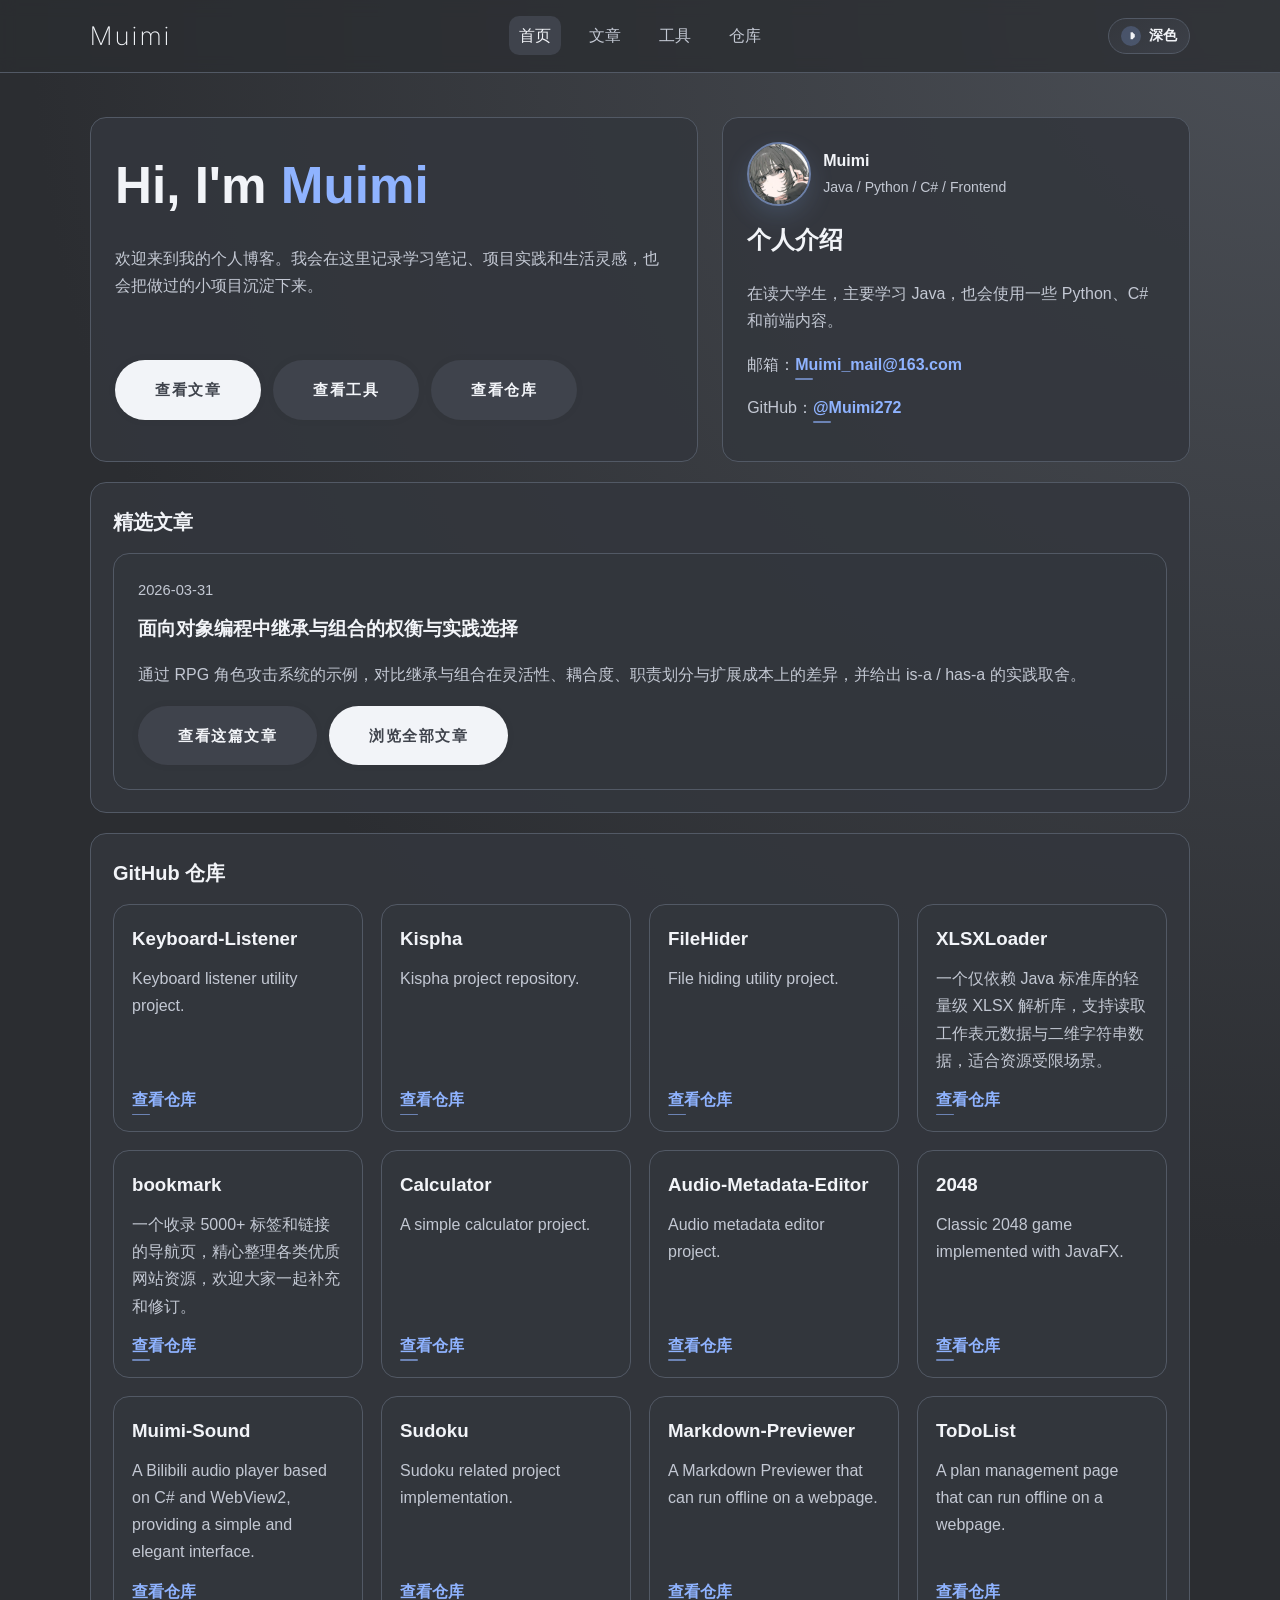
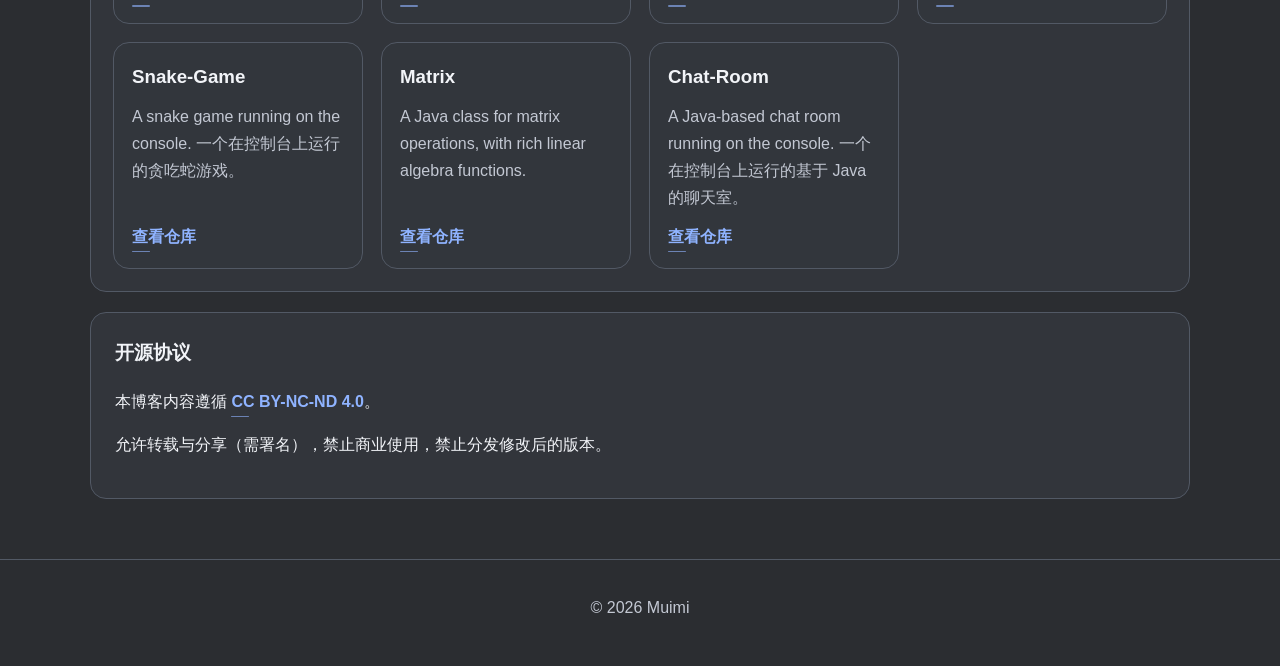
<file: index.html>
<!DOCTYPE html>
<html lang="zh-CN">
<head>
  <meta charset="UTF-8" />
  <meta name="viewport" content="width=device-width, initial-scale=1.0" />
  <title>Muimi | 个人博客</title>
  <meta name="description" content="Muimi 的个人博客，记录 Java、Python、C# 与前端学习笔记、项目实践和生活灵感。" />
  <meta name="keywords" content="Muimi, 个人博客, Java, Python, C#, 前端, 学习笔记, 项目实践" />
  <meta name="author" content="Muimi" />
  <meta name="robots" content="index, follow, max-image-preview:large, max-snippet:-1, max-video-preview:-1" />
  <meta name="googlebot" content="index, follow, max-image-preview:large, max-snippet:-1, max-video-preview:-1" />
  <link rel="canonical" href="https://muimi.club/" />
  <link rel="icon" href="assets/favicon.svg" type="image/svg+xml" sizes="any" />
  <link rel="apple-touch-icon" href="assets/favicon.svg" />
  <meta property="og:type" content="website" />
  <meta property="og:site_name" content="Muimi" />
  <meta property="og:title" content="Muimi | 个人博客" />
  <meta property="og:description" content="Muimi 的个人博客，记录 Java、Python、C# 与前端学习笔记、项目实践和生活灵感。" />
  <meta property="og:url" content="https://muimi.club/" />
  <meta property="og:image" content="https://muimi.club/assets/og-image.svg" />
  <meta property="og:image:type" content="image/svg+xml" />
  <meta property="og:image:width" content="1200" />
  <meta property="og:image:height" content="630" />
  <meta property="og:locale" content="zh_CN" />
  <meta name="twitter:card" content="summary_large_image" />
  <meta name="twitter:title" content="Muimi | 个人博客" />
  <meta name="twitter:description" content="Muimi 的个人博客，记录 Java、Python、C# 与前端学习笔记、项目实践和生活灵感。" />
  <meta name="twitter:image" content="https://muimi.club/assets/og-image.svg" />
  <script type="application/ld+json" id="structuredData">
    {
      "@context": "https://schema.org",
      "@type": "WebSite",
      "name": "Muimi",
      "url": "https://muimi.club/",
      "description": "Muimi 的个人博客，记录 Java、Python、C# 与前端学习笔记、项目实践和生活灵感。",
      "inLanguage": "zh-CN",
      "publisher": {
        "@type": "Person",
        "name": "Muimi",
        "url": "https://muimi.club/",
        "sameAs": ["https://github.com/Muimi272"],
        "email": "Muimi_mail@163.com"
      }
    }
  </script>
  <link rel="stylesheet" href="assets/styles.css" />
  <link rel="stylesheet" href="assets/logo/logo-effect.css" />
</head>
<body>
  <header class="site-header">
    <div class="container nav-wrap">
      <a class="logo-title" id="logoTitle" href="index.html">Muimi</a>
      <nav class="site-nav">
        <a class="active" href="index.html">首页</a>
        <a href="posts.html">文章</a>
        <a href="tools.html">工具</a>
        <a href="repos.html">仓库</a>
      </nav>
      <button id="themeToggle" class="theme-toggle" aria-label="切换主题">
        <span class="theme-icon" aria-hidden="true">🌙</span>
        <span class="theme-text">深色</span>
      </button>
    </div>
  </header>

  <main class="container page-content">
    <section class="hero">
      <div class="hero-main">
        <h1>Hi, I'm <span class="highlight">Muimi</span></h1>
        <p>欢迎来到我的个人博客。我会在这里记录学习笔记、项目实践和生活灵感，也会把做过的小项目沉淀下来。</p>
        <br>
        <div class="button-row">
          <a class="btn btn-primary" href="posts.html">查看文章</a>
          <a class="btn btn-secondary" href="tools.html">查看工具</a>
          <a class="btn btn-secondary" href="repos.html">查看仓库</a>
        </div>
      </div>

      <aside class="hero-side">
        <div class="profile-head">
          <img class="avatar" src="resources/pic.jpg" alt="Muimi 头像" />
          <div>
            <strong>Muimi</strong>
            <p>Java / Python / C# / Frontend</p>
          </div>
        </div>
        <h2>个人介绍</h2>
        <p>在读大学生，主要学习 Java，也会使用一些 Python、C# 和前端内容。</p>
        <p>邮箱：<a class="card-link" href="mailto:Muimi_mail@163.com">Muimi_mail@163.com</a></p>
        <p>GitHub：<a class="card-link" href="https://github.com/Muimi272" target="_blank" rel="noopener noreferrer">@Muimi272</a></p>
      </aside>
    </section>

    <section class="home-block" style="margin-top: 20px;">
      <div class="home-block-head">
        <h2>精选文章</h2>
      </div>
      <div id="homeFeaturedPost"></div>
    </section>

    <section class="home-block" style="margin-top: 20px;">
      <div class="home-block-head">
        <h2>GitHub 仓库</h2>
      </div>
      <div id="homeRepoList" class="grid home-repo-grid"></div>
    </section>

    <section class="quick-add" style="margin-top: 20px;">
      <h3>开源协议</h3>
      <p>本博客内容遵循 <a class="card-link" href="LICENSE" target="_blank" rel="noopener noreferrer">CC BY-NC-ND 4.0</a>。</p>
      <p>允许转载与分享（需署名），禁止商业使用，禁止分发修改后的版本。</p>
    </section>
  </main>

  <footer class="site-footer">
    <div class="container">
      <p>© 2026 Muimi</p>
    </div>
  </footer>

  <script src="assets/data.js"></script>
  <script src="assets/logo/logo-effect.js"></script>
  <script src="assets/main.js"></script>
</body>
</html>
</file>
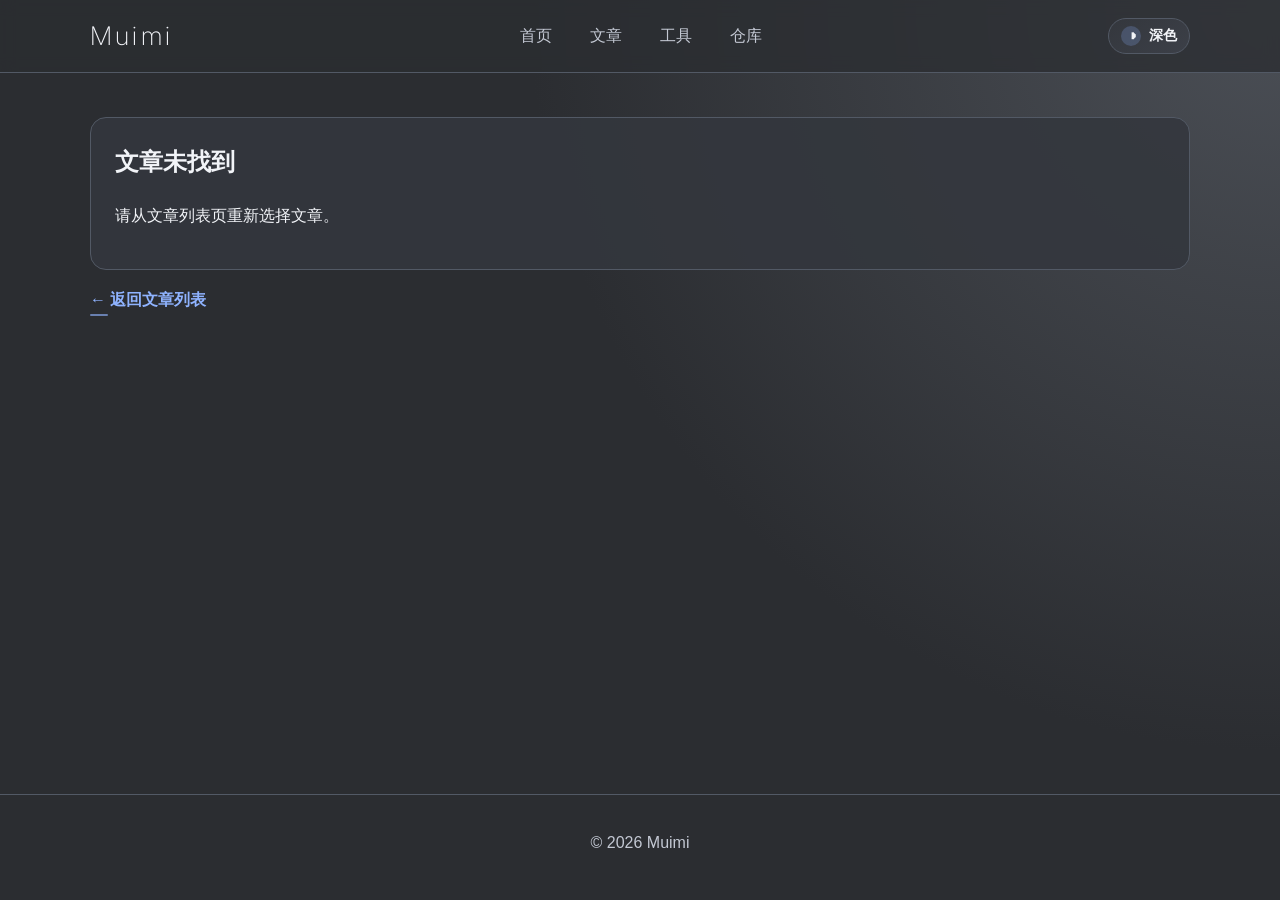
<file: post.html>
<!DOCTYPE html>
<html lang="zh-CN">
<head>
  <meta charset="UTF-8" />
  <meta name="viewport" content="width=device-width, initial-scale=1.0" />
  <title>文章详情 | Muimi</title>
  <meta name="description" content="阅读 Muimi 的博客文章，记录学习、项目和灵感。" />
  <meta name="keywords" content="Muimi, 博客文章, 学习笔记, 项目实践" />
  <meta name="author" content="Muimi" />
  <meta name="robots" content="index, follow, max-image-preview:large, max-snippet:-1, max-video-preview:-1" />
  <meta name="googlebot" content="index, follow, max-image-preview:large, max-snippet:-1, max-video-preview:-1" />
  <link rel="canonical" href="https://muimi.club/post.html" />
  <link rel="icon" href="assets/favicon.svg" type="image/svg+xml" sizes="any" />
  <link rel="apple-touch-icon" href="assets/favicon.svg" />
  <meta property="og:type" content="article" />
  <meta property="og:site_name" content="Muimi" />
  <meta property="og:title" content="文章详情 | Muimi" />
  <meta property="og:description" content="阅读 Muimi 的博客文章，记录学习、项目和灵感。" />
  <meta property="og:url" content="https://muimi.club/post.html" />
  <meta property="og:image" content="https://muimi.club/assets/og-image.svg" />
  <meta property="og:image:type" content="image/svg+xml" />
  <meta property="og:image:width" content="1200" />
  <meta property="og:image:height" content="630" />
  <meta property="og:locale" content="zh_CN" />
  <meta name="twitter:card" content="summary_large_image" />
  <meta name="twitter:title" content="文章详情 | Muimi" />
  <meta name="twitter:description" content="阅读 Muimi 的博客文章，记录学习、项目和灵感。" />
  <meta name="twitter:image" content="https://muimi.club/assets/og-image.svg" />
  <script type="application/ld+json" id="structuredData">
    {
      "@context": "https://schema.org",
      "@type": "WebPage",
      "name": "文章详情 | Muimi",
      "url": "https://muimi.club/post.html",
      "description": "阅读 Muimi 的博客文章，记录学习、项目和灵感。",
      "inLanguage": "zh-CN",
      "isPartOf": {
        "@type": "WebSite",
        "name": "Muimi",
        "url": "https://muimi.club/"
      }
    }
  </script>
  <link rel="stylesheet" href="assets/styles.css" />
  <link rel="stylesheet" href="assets/logo/logo-effect.css" />
</head>
<body>
  <header class="site-header">
    <div class="container nav-wrap">
      <a class="logo-title" id="logoTitle" href="index.html">Muimi</a>
      <nav class="site-nav">
        <a href="index.html">首页</a>
        <a href="posts.html">文章</a>
        <a href="tools.html">工具</a>
        <a href="repos.html">仓库</a>
      </nav>
      <button id="themeToggle" class="theme-toggle" aria-label="切换主题">
        <span class="theme-icon" aria-hidden="true">🌙</span>
        <span class="theme-text">深色</span>
      </button>
    </div>
  </header>

  <main class="container page-content">
    <article id="postDetail" class="article-detail"></article>
    <p><a class="back-link" href="posts.html">← 返回文章列表</a></p>
  </main>

  <footer class="site-footer">
    <div class="container">
      <p>© 2026 Muimi</p>
    </div>
  </footer>

  <script src="assets/data.js"></script>
  <script src="assets/logo/logo-effect.js"></script>
  <script src="assets/main.js"></script>
</body>
</html>
</file>
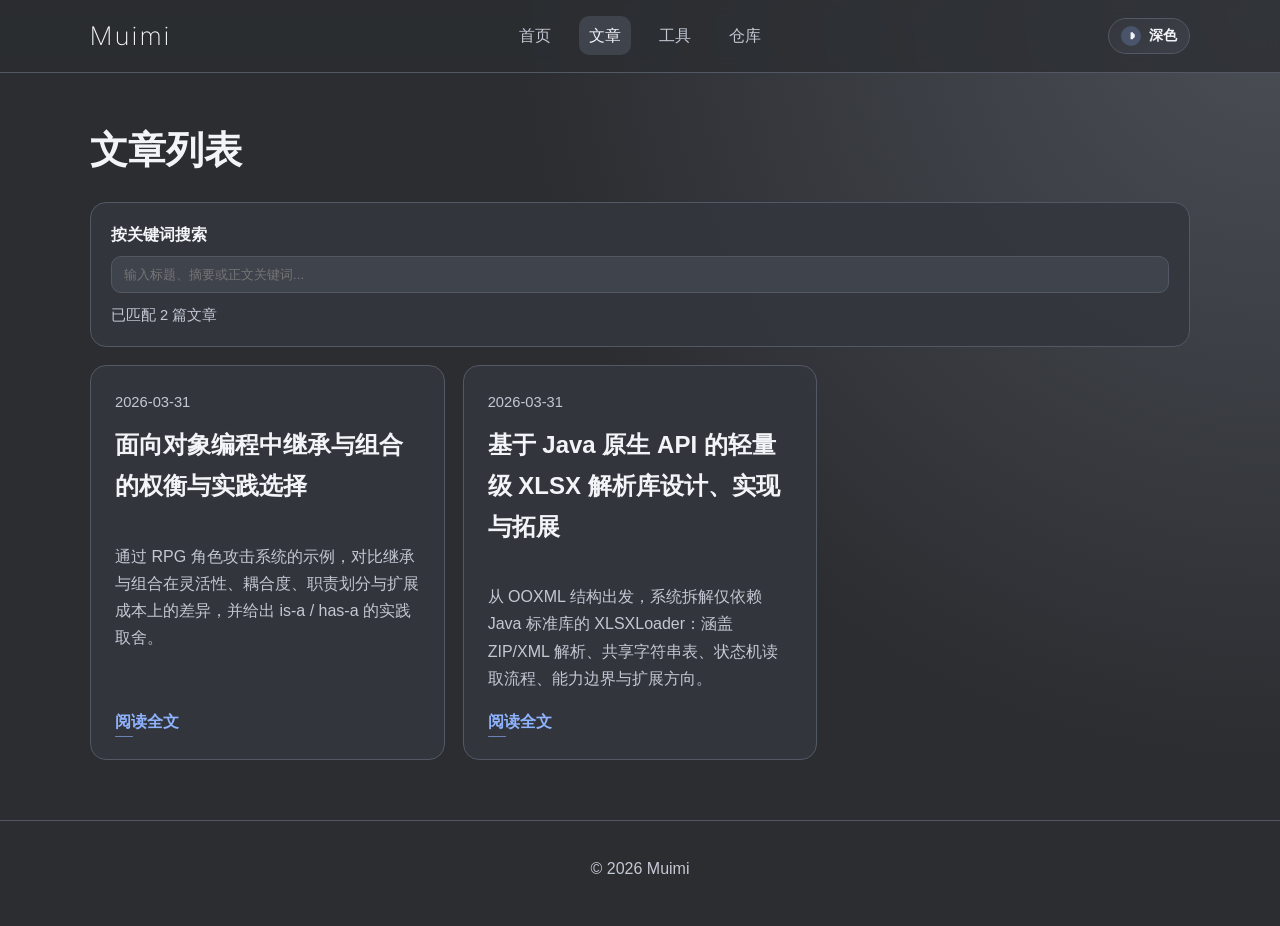
<file: posts.html>
<!DOCTYPE html>
<html lang="zh-CN">
<head>
  <meta charset="UTF-8" />
  <meta name="viewport" content="width=device-width, initial-scale=1.0" />
  <title>文章列表 | Muimi</title>
  <meta name="description" content="Muimi 的文章列表，浏览学习笔记、项目实践与灵感记录。" />
  <meta name="keywords" content="Muimi, 文章列表, 博客文章, 学习笔记, 项目实践" />
  <meta name="author" content="Muimi" />
  <meta name="robots" content="index, follow, max-image-preview:large, max-snippet:-1, max-video-preview:-1" />
  <meta name="googlebot" content="index, follow, max-image-preview:large, max-snippet:-1, max-video-preview:-1" />
  <link rel="canonical" href="https://muimi.club/posts.html" />
  <link rel="icon" href="assets/favicon.svg" type="image/svg+xml" sizes="any" />
  <link rel="apple-touch-icon" href="assets/favicon.svg" />
  <meta property="og:type" content="website" />
  <meta property="og:site_name" content="Muimi" />
  <meta property="og:title" content="文章列表 | Muimi" />
  <meta property="og:description" content="Muimi 的文章列表，浏览学习笔记、项目实践与灵感记录。" />
  <meta property="og:url" content="https://muimi.club/posts.html" />
  <meta property="og:image" content="https://muimi.club/assets/og-image.svg" />
  <meta property="og:image:type" content="image/svg+xml" />
  <meta property="og:image:width" content="1200" />
  <meta property="og:image:height" content="630" />
  <meta property="og:locale" content="zh_CN" />
  <meta name="twitter:card" content="summary_large_image" />
  <meta name="twitter:title" content="文章列表 | Muimi" />
  <meta name="twitter:description" content="Muimi 的文章列表，浏览学习笔记、项目实践与灵感记录。" />
  <meta name="twitter:image" content="https://muimi.club/assets/og-image.svg" />
  <script type="application/ld+json" id="structuredData">
    {
      "@context": "https://schema.org",
      "@type": "CollectionPage",
      "name": "文章列表 | Muimi",
      "url": "https://muimi.club/posts.html",
      "description": "Muimi 的文章列表，浏览学习笔记、项目实践与灵感记录。",
      "inLanguage": "zh-CN",
      "isPartOf": {
        "@type": "WebSite",
        "name": "Muimi",
        "url": "https://muimi.club/"
      }
    }
  </script>
  <link rel="stylesheet" href="assets/styles.css" />
  <link rel="stylesheet" href="assets/logo/logo-effect.css" />
</head>
<body>
  <header class="site-header">
    <div class="container nav-wrap">
      <a class="logo-title" id="logoTitle" href="index.html">Muimi</a>
      <nav class="site-nav">
        <a href="index.html">首页</a>
        <a class="active" href="posts.html">文章</a>
        <a href="tools.html">工具</a>
        <a href="repos.html">仓库</a>
      </nav>
      <button id="themeToggle" class="theme-toggle" aria-label="切换主题">
        <span class="theme-icon" aria-hidden="true"></span>
        <span class="theme-text">深色</span>
      </button>
    </div>
  </header>

  <main class="container page-content">
    <section class="page-hero">
      <h1>文章列表</h1>
    </section>

    <section class="search-panel">
      <label for="postSearch">按关键词搜索</label>
      <input id="postSearch" type="search" placeholder="输入标题、摘要或正文关键词..." autocomplete="off" />
      <p id="searchStatus" class="search-status"></p>
    </section>

    <section id="postList" class="grid"></section>
  </main>

  <footer class="site-footer">
    <div class="container">
      <p>© 2026 Muimi</p>
    </div>
  </footer>

  <script src="assets/data.js"></script>
  <script src="assets/logo/logo-effect.js"></script>
  <script src="assets/main.js"></script>
</body>
</html>
</file>
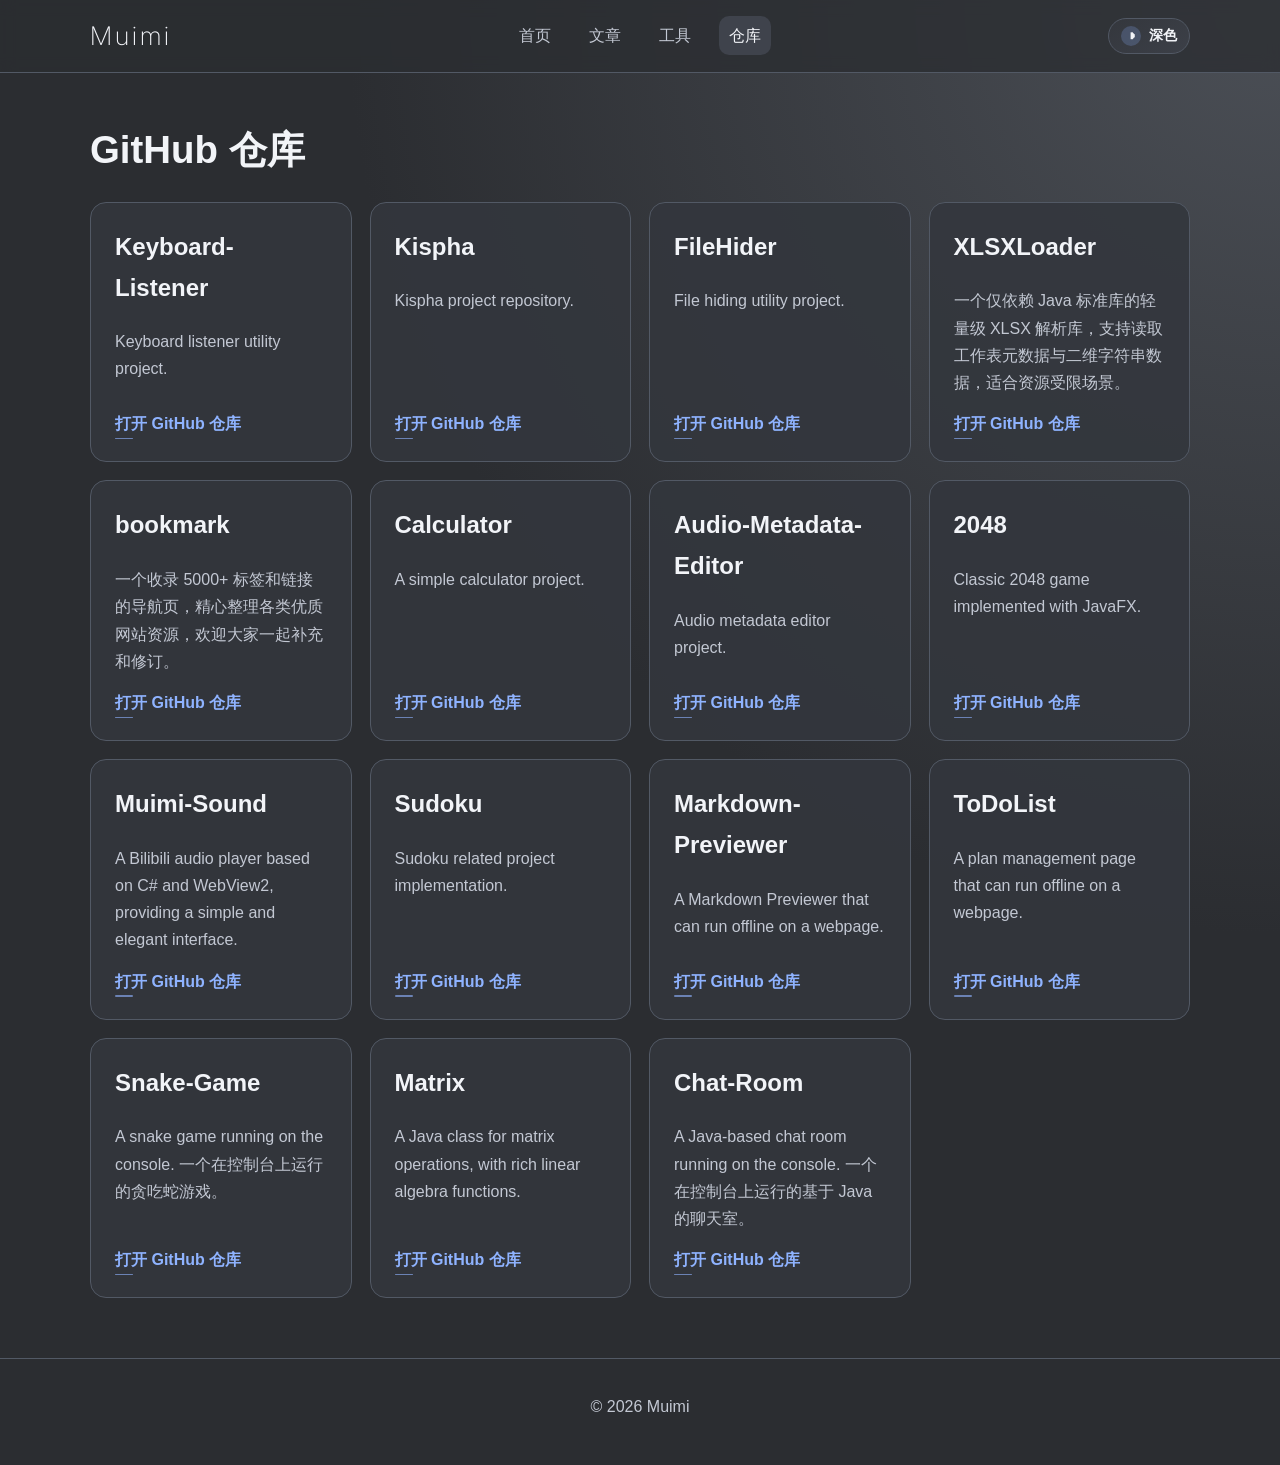
<file: repos.html>
<!DOCTYPE html>
<html lang="zh-CN">
<head>
  <meta charset="UTF-8" />
  <meta name="viewport" content="width=device-width, initial-scale=1.0" />
  <title>仓库列表 | Muimi</title>
  <meta name="description" content="Muimi 的 GitHub 仓库列表，包含 Java、Python、C# 和前端项目。" />
  <meta name="keywords" content="Muimi, GitHub, 仓库, Java, Python, C#, 前端" />
  <meta name="author" content="Muimi" />
  <meta name="robots" content="index, follow, max-image-preview:large, max-snippet:-1, max-video-preview:-1" />
  <meta name="googlebot" content="index, follow, max-image-preview:large, max-snippet:-1, max-video-preview:-1" />
  <link rel="canonical" href="https://muimi.club/repos.html" />
  <link rel="icon" href="assets/favicon.svg" type="image/svg+xml" sizes="any" />
  <link rel="apple-touch-icon" href="assets/favicon.svg" />
  <meta property="og:type" content="website" />
  <meta property="og:site_name" content="Muimi" />
  <meta property="og:title" content="仓库列表 | Muimi" />
  <meta property="og:description" content="Muimi 的 GitHub 仓库列表，包含 Java、Python、C# 和前端项目。" />
  <meta property="og:url" content="https://muimi.club/repos.html" />
  <meta property="og:image" content="https://muimi.club/assets/og-image.svg" />
  <meta property="og:image:type" content="image/svg+xml" />
  <meta property="og:image:width" content="1200" />
  <meta property="og:image:height" content="630" />
  <meta property="og:locale" content="zh_CN" />
  <meta name="twitter:card" content="summary_large_image" />
  <meta name="twitter:title" content="仓库列表 | Muimi" />
  <meta name="twitter:description" content="Muimi 的 GitHub 仓库列表，包含 Java、Python、C# 和前端项目。" />
  <meta name="twitter:image" content="https://muimi.club/assets/og-image.svg" />
  <script type="application/ld+json" id="structuredData">
    {
      "@context": "https://schema.org",
      "@type": "CollectionPage",
      "name": "GitHub 仓库 | Muimi",
      "url": "https://muimi.club/repos.html",
      "description": "Muimi 的 GitHub 仓库列表，包含 Java、Python、C# 和前端项目。",
      "inLanguage": "zh-CN",
      "isPartOf": {
        "@type": "WebSite",
        "name": "Muimi",
        "url": "https://muimi.club/"
      }
    }
  </script>
  <link rel="stylesheet" href="assets/styles.css" />
  <link rel="stylesheet" href="assets/logo/logo-effect.css" />
</head>
<body>
  <header class="site-header">
    <div class="container nav-wrap">
      <a class="logo-title" id="logoTitle" href="index.html">Muimi</a>
      <nav class="site-nav">
        <a href="index.html">首页</a>
        <a href="posts.html">文章</a>
        <a href="tools.html">工具</a>
        <a class="active" href="repos.html">仓库</a>
      </nav>
      <button id="themeToggle" class="theme-toggle" aria-label="切换主题">
        <span class="theme-icon" aria-hidden="true">🌙</span>
        <span class="theme-text">深色</span>
      </button>
    </div>
  </header>

  <main class="container page-content">
    <section class="page-hero">
      <h1>GitHub 仓库</h1>
    </section>

    <section id="repoList" class="grid"></section>
  </main>

  <footer class="site-footer">
    <div class="container">
      <p>© 2026 Muimi</p>
    </div>
  </footer>

  <script src="assets/data.js"></script>
  <script src="assets/logo/logo-effect.js"></script>
  <script src="assets/main.js"></script>
</body>
</html>
</file>
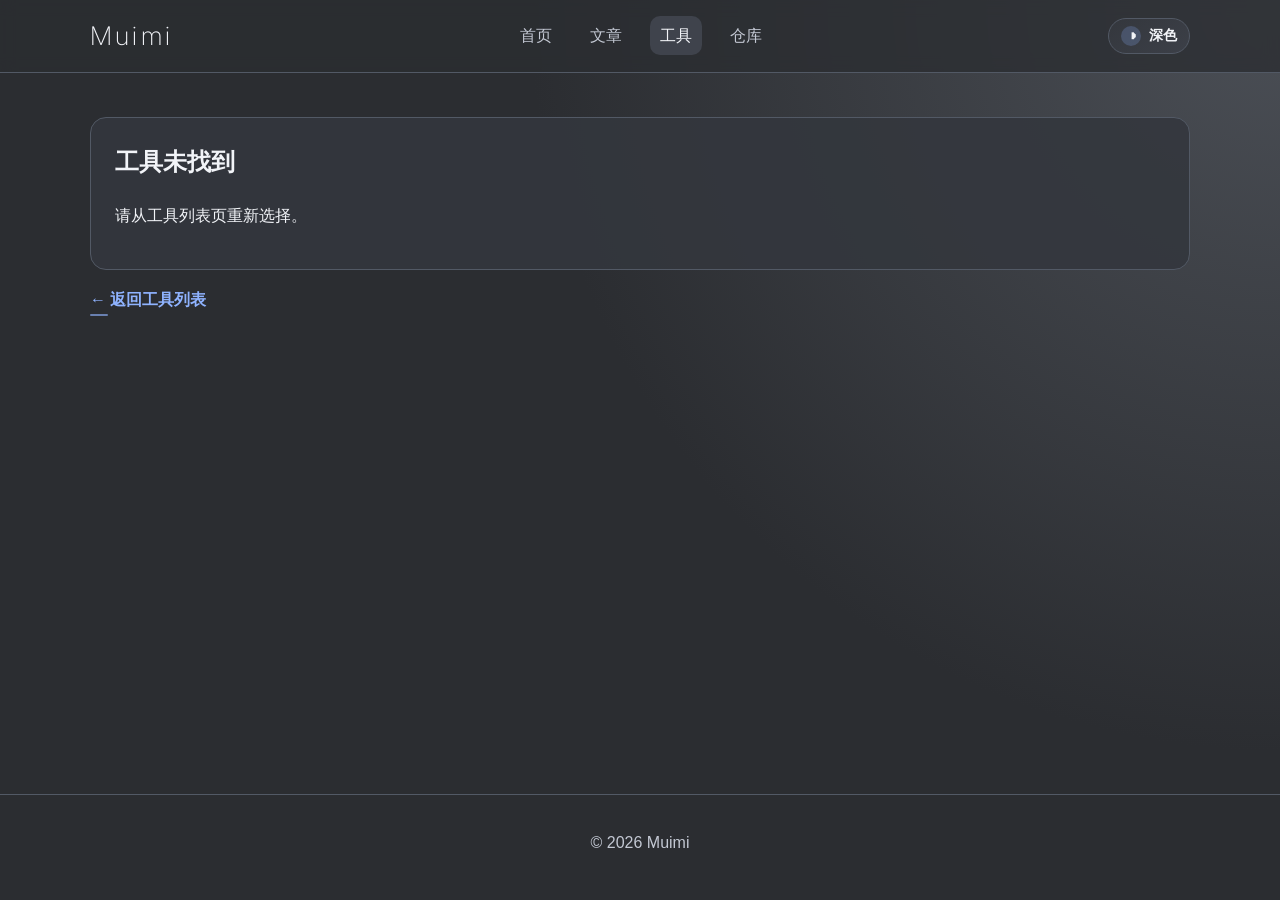
<file: tool.html>
<!DOCTYPE html>
<html lang="zh-CN">
<head>
  <meta charset="UTF-8" />
  <meta name="viewport" content="width=device-width, initial-scale=1.0" />
  <title>工具详情 | Muimi</title>
  <meta name="description" content="查看 Muimi 工具详情并打开在线工具。" />
  <meta name="keywords" content="Muimi, 工具详情, 在线工具" />
  <meta name="author" content="Muimi" />
  <meta name="robots" content="index, follow, max-image-preview:large, max-snippet:-1, max-video-preview:-1" />
  <meta name="googlebot" content="index, follow, max-image-preview:large, max-snippet:-1, max-video-preview:-1" />
  <link rel="canonical" href="https://muimi.club/tool.html" />
  <link rel="icon" href="assets/favicon.svg" type="image/svg+xml" sizes="any" />
  <link rel="apple-touch-icon" href="assets/favicon.svg" />
  <meta property="og:type" content="website" />
  <meta property="og:site_name" content="Muimi" />
  <meta property="og:title" content="工具详情 | Muimi" />
  <meta property="og:description" content="查看 Muimi 工具详情并打开在线工具。" />
  <meta property="og:url" content="https://muimi.club/tool.html" />
  <meta property="og:image" content="https://muimi.club/assets/og-image.svg" />
  <meta property="og:image:type" content="image/svg+xml" />
  <meta property="og:image:width" content="1200" />
  <meta property="og:image:height" content="630" />
  <meta property="og:locale" content="zh_CN" />
  <meta name="twitter:card" content="summary_large_image" />
  <meta name="twitter:title" content="工具详情 | Muimi" />
  <meta name="twitter:description" content="查看 Muimi 工具详情并打开在线工具。" />
  <meta name="twitter:image" content="https://muimi.club/assets/og-image.svg" />
  <script type="application/ld+json" id="structuredData">
    {
      "@context": "https://schema.org",
      "@type": "WebPage",
      "name": "工具详情 | Muimi",
      "url": "https://muimi.club/tool.html",
      "description": "查看 Muimi 工具详情并打开在线工具。",
      "inLanguage": "zh-CN",
      "isPartOf": {
        "@type": "WebSite",
        "name": "Muimi",
        "url": "https://muimi.club/"
      }
    }
  </script>
  <link rel="stylesheet" href="assets/styles.css" />
  <link rel="stylesheet" href="assets/logo/logo-effect.css" />
</head>
<body>
  <header class="site-header">
    <div class="container nav-wrap">
      <a class="logo-title" id="logoTitle" href="index.html">Muimi</a>
      <nav class="site-nav">
        <a href="index.html">首页</a>
        <a href="posts.html">文章</a>
        <a class="active" href="tools.html">工具</a>
        <a href="repos.html">仓库</a>
      </nav>
      <button id="themeToggle" class="theme-toggle" aria-label="切换主题">
        <span class="theme-icon" aria-hidden="true"></span>
        <span class="theme-text">深色</span>
      </button>
    </div>
  </header>

  <main class="container page-content">
    <article id="toolDetail" class="article-detail"></article>
    <p><a class="back-link" href="tools.html">← 返回工具列表</a></p>
  </main>

  <footer class="site-footer">
    <div class="container">
      <p>© 2026 Muimi</p>
    </div>
  </footer>

  <script src="assets/data.js"></script>
  <script src="assets/logo/logo-effect.js"></script>
  <script src="assets/main.js"></script>
</body>
</html>
</file>
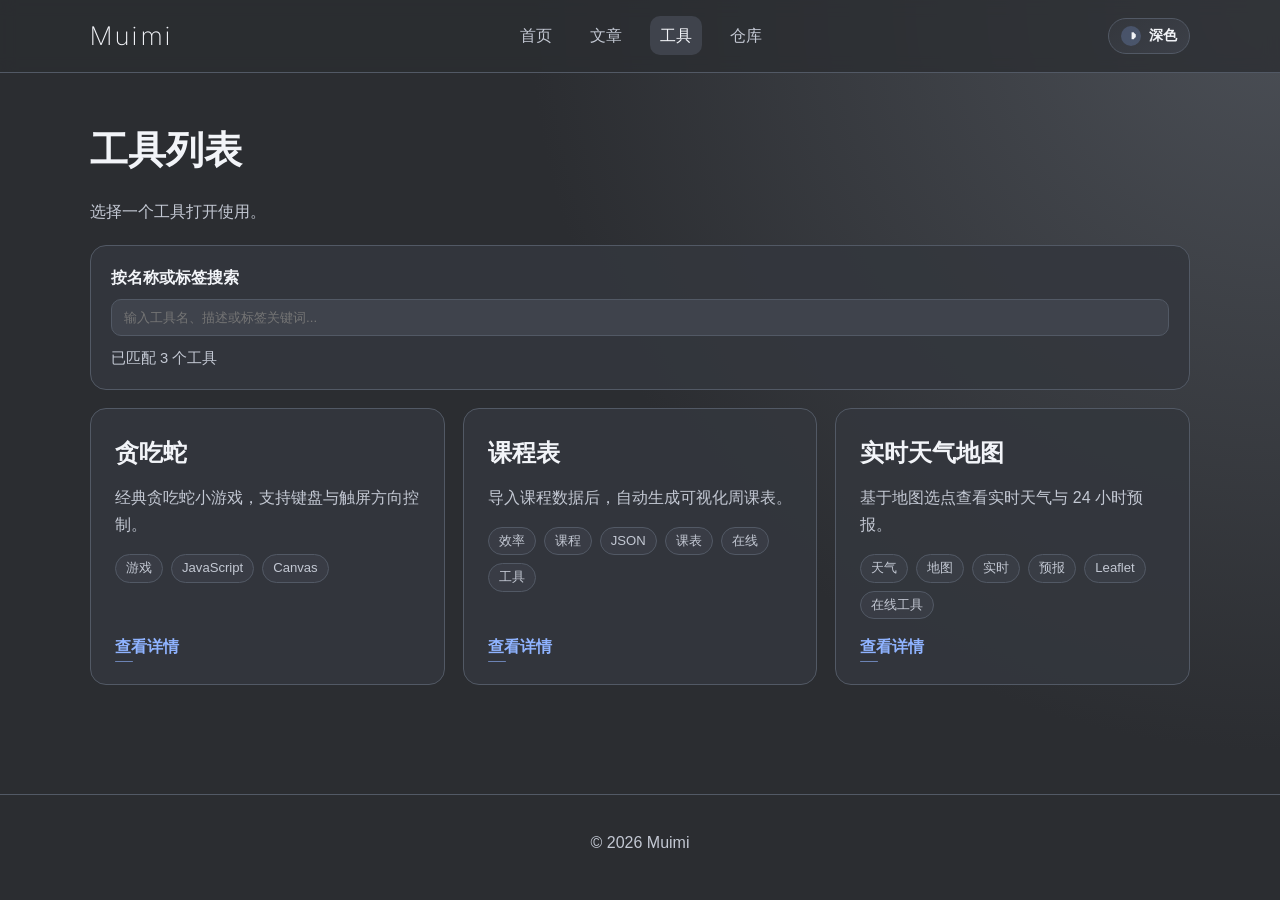
<file: tools.html>
<!DOCTYPE html>
<html lang="zh-CN">
<head>
  <meta charset="UTF-8" />
  <meta name="viewport" content="width=device-width, initial-scale=1.0" />
  <title>工具列表 | Muimi</title>
  <meta name="description" content="Muimi 的工具列表，收录可以直接在线使用的小工具与小游戏。" />
  <meta name="keywords" content="Muimi, 工具, 在线工具, 小游戏, 贪吃蛇" />
  <meta name="author" content="Muimi" />
  <meta name="robots" content="index, follow, max-image-preview:large, max-snippet:-1, max-video-preview:-1" />
  <meta name="googlebot" content="index, follow, max-image-preview:large, max-snippet:-1, max-video-preview:-1" />
  <link rel="canonical" href="https://muimi.club/tools.html" />
  <link rel="icon" href="assets/favicon.svg" type="image/svg+xml" sizes="any" />
  <link rel="apple-touch-icon" href="assets/favicon.svg" />
  <meta property="og:type" content="website" />
  <meta property="og:site_name" content="Muimi" />
  <meta property="og:title" content="工具列表 | Muimi" />
  <meta property="og:description" content="Muimi 的工具列表，收录可以直接在线使用的小工具与小游戏。" />
  <meta property="og:url" content="https://muimi.club/tools.html" />
  <meta property="og:image" content="https://muimi.club/assets/og-image.svg" />
  <meta property="og:image:type" content="image/svg+xml" />
  <meta property="og:image:width" content="1200" />
  <meta property="og:image:height" content="630" />
  <meta property="og:locale" content="zh_CN" />
  <meta name="twitter:card" content="summary_large_image" />
  <meta name="twitter:title" content="工具列表 | Muimi" />
  <meta name="twitter:description" content="Muimi 的工具列表，收录可以直接在线使用的小工具与小游戏。" />
  <meta name="twitter:image" content="https://muimi.club/assets/og-image.svg" />
  <script type="application/ld+json" id="structuredData">
    {
      "@context": "https://schema.org",
      "@type": "CollectionPage",
      "name": "工具列表 | Muimi",
      "url": "https://muimi.club/tools.html",
      "description": "Muimi 的工具列表，收录可以直接在线使用的小工具与小游戏。",
      "inLanguage": "zh-CN",
      "isPartOf": {
        "@type": "WebSite",
        "name": "Muimi",
        "url": "https://muimi.club/"
      }
    }
  </script>
  <link rel="stylesheet" href="assets/styles.css" />
  <link rel="stylesheet" href="assets/logo/logo-effect.css" />
</head>
<body>
  <header class="site-header">
    <div class="container nav-wrap">
      <a class="logo-title" id="logoTitle" href="index.html">Muimi</a>
      <nav class="site-nav">
        <a href="index.html">首页</a>
        <a href="posts.html">文章</a>
        <a class="active" href="tools.html">工具</a>
        <a href="repos.html">仓库</a>
      </nav>
      <button id="themeToggle" class="theme-toggle" aria-label="切换主题">
        <span class="theme-icon" aria-hidden="true"></span>
        <span class="theme-text">深色</span>
      </button>
    </div>
  </header>

  <main class="container page-content">
    <section class="page-hero">
      <h1>工具列表</h1>
      <p>选择一个工具打开使用。</p>
    </section>

    <section class="search-panel">
      <label for="toolSearch">按名称或标签搜索</label>
      <input id="toolSearch" type="search" placeholder="输入工具名、描述或标签关键词..." autocomplete="off" />
      <p id="toolSearchStatus" class="search-status"></p>
    </section>

    <section id="toolList" class="grid"></section>
  </main>

  <footer class="site-footer">
    <div class="container">
      <p>© 2026 Muimi</p>
    </div>
  </footer>

  <script src="assets/data.js"></script>
  <script src="assets/logo/logo-effect.js"></script>
  <script src="assets/main.js"></script>
</body>
</html>
</file>
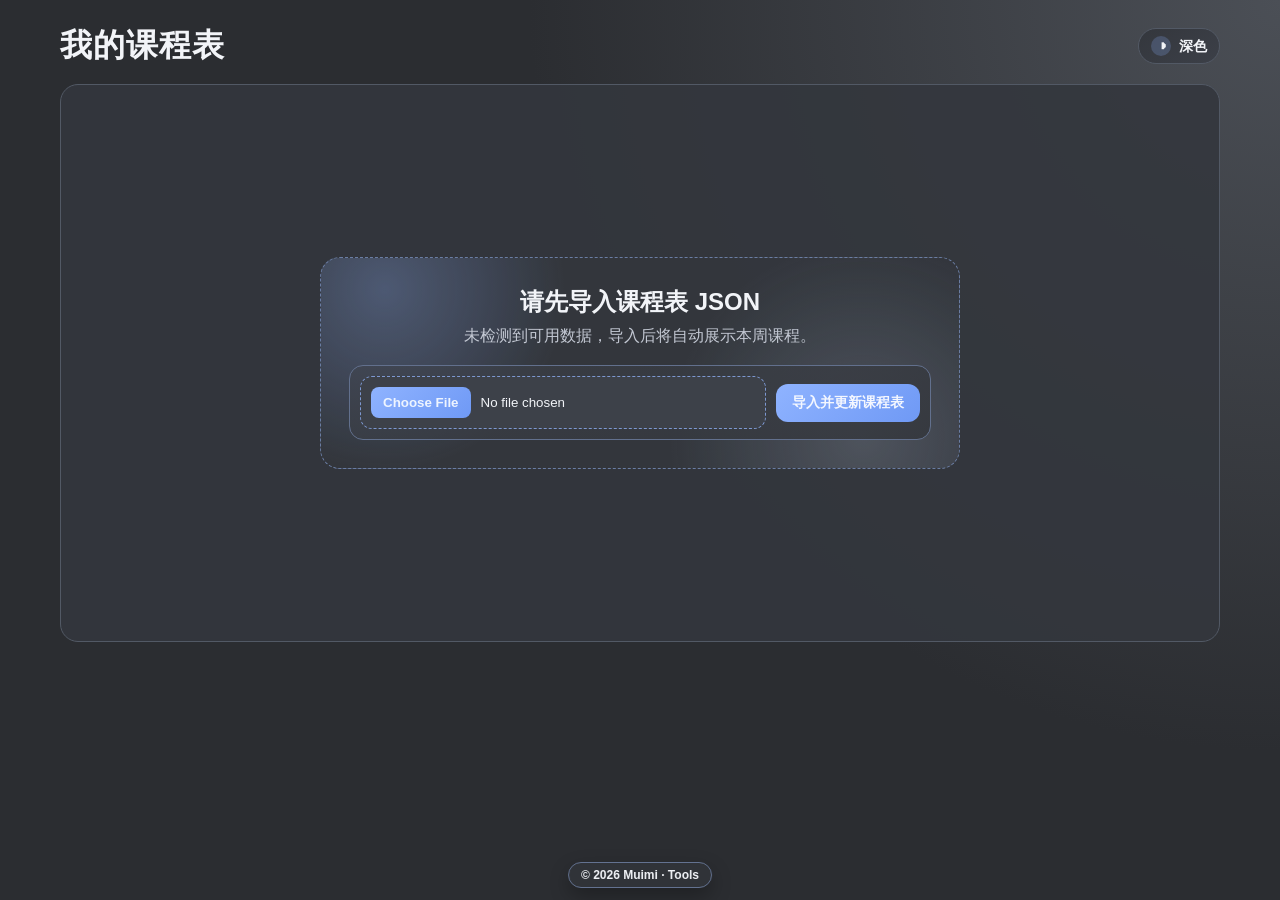
<file: tools/class_schedule.html>
﻿<!DOCTYPE html>
<html lang="zh-CN">
<head>
	<meta charset="UTF-8">
	<meta name="viewport" content="width=device-width, initial-scale=1.0">
	<title>课程表</title>
	<link rel="stylesheet" href="class_schedule_assets/class_schedule.css">
</head>
<body>
	<main class="container">
		<header class="page-head">
			<h1>我的课程表</h1>
			<button id="themeToggle" class="theme-toggle" type="button" aria-label="切换主题">
				<span class="theme-icon">◗</span>
				<span class="theme-text">深色</span>
			</button>
		</header>

		<section id="emptyState" class="empty-state panel">
			<div class="empty-card">
				<h2>请先导入课程表 JSON</h2>
				<p>未检测到可用数据，导入后将自动展示本周课程。</p>
				<div id="topUploadHost"></div>
			</div>
		</section>

		<section id="scheduleSection" class="schedule-section panel">
			<div class="schedule-head">
				<h2 class="schedule-title">当前课程</h2>
				<div id="currentDate" class="current-date"></div>
			</div>
			<div class="table-wrap">
				<table id="scheduleTable" aria-label="课程表"></table>
			</div>
			<div id="bottomUploadHost" class="bottom-actions"></div>
		</section>

		<div id="uploadControls" class="upload-controls inline" aria-label="导入课程表">
			<input id="jsonFile" type="file" accept=".json,application/json">
			<button id="uploadBtn" class="btn-primary" type="button">导入并更新课程表</button>
		</div>
	</main>

	<div class="tools-copyright-badge" aria-label="版权声明">© 2026 Muimi · Tools</div>

	<script src="class_schedule_assets/class_schedule.js"></script>
</body>
</html>
</file>
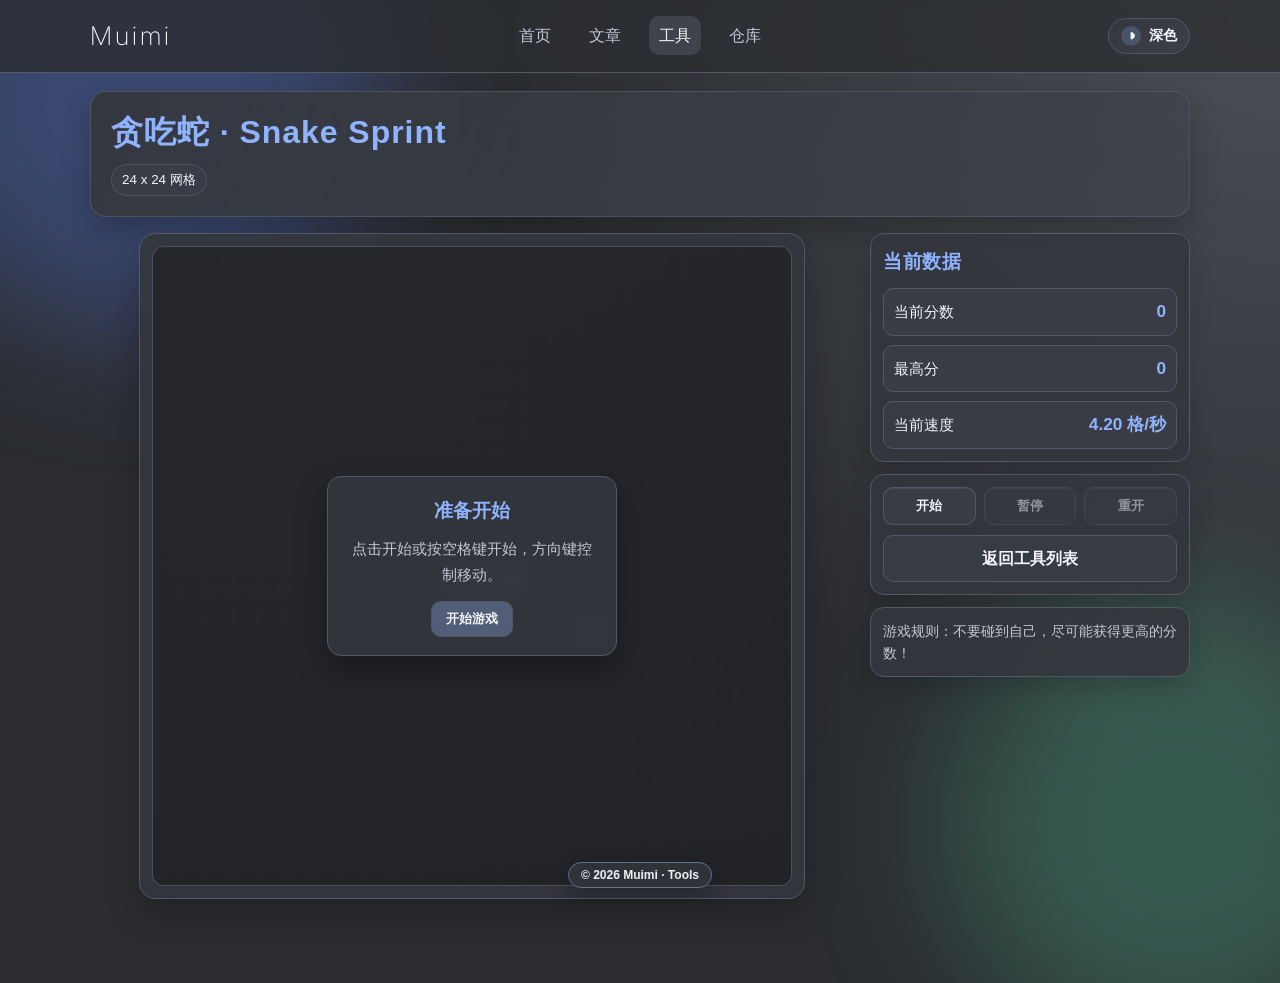
<file: tools/snake.html>
<!DOCTYPE html>
<html lang="zh-CN">
<head>
  <meta charset="UTF-8" />
  <meta name="viewport" content="width=device-width, initial-scale=1.0" />
  <title>贪吃蛇 | Muimi 工具</title>
  <meta name="description" content="在 Muimi 工具板块中游玩贪吃蛇。" />
  <meta name="keywords" content="贪吃蛇, Snake, 小游戏, 在线工具, Muimi" />
  <meta name="author" content="Muimi" />
  <meta name="robots" content="index, follow, max-image-preview:large, max-snippet:-1, max-video-preview:-1" />
  <meta name="googlebot" content="index, follow, max-image-preview:large, max-snippet:-1, max-video-preview:-1" />
  <link rel="canonical" href="https://muimi.club/tools/snake.html" />
  <link rel="icon" href="../assets/favicon.svg" type="image/svg+xml" sizes="any" />
  <link rel="apple-touch-icon" href="../assets/favicon.svg" />
  <meta property="og:type" content="website" />
  <meta property="og:site_name" content="Muimi" />
  <meta property="og:title" content="贪吃蛇 | Muimi 工具" />
  <meta property="og:description" content="在 Muimi 工具板块中游玩贪吃蛇。" />
  <meta property="og:url" content="https://muimi.club/tools/snake.html" />
  <meta property="og:image" content="https://muimi.club/assets/og-image.svg" />
  <meta property="og:image:type" content="image/svg+xml" />
  <meta property="og:image:width" content="1200" />
  <meta property="og:image:height" content="630" />
  <meta property="og:locale" content="zh_CN" />
  <meta name="twitter:card" content="summary_large_image" />
  <meta name="twitter:title" content="贪吃蛇 | Muimi 工具" />
  <meta name="twitter:description" content="在 Muimi 工具板块中游玩贪吃蛇。" />
  <meta name="twitter:image" content="https://muimi.club/assets/og-image.svg" />
  <script type="application/ld+json" id="structuredData">
    {
      "@context": "https://schema.org",
      "@type": "WebApplication",
      "name": "贪吃蛇",
      "applicationCategory": "GameApplication",
      "operatingSystem": "Any",
      "url": "https://muimi.club/tools/snake.html",
      "inLanguage": "zh-CN",
      "isPartOf": {
        "@type": "WebSite",
        "name": "Muimi",
        "url": "https://muimi.club/"
      }
    }
  </script>
  <link rel="stylesheet" href="../assets/styles.css" />
  <link rel="stylesheet" href="../assets/logo/logo-effect.css" />
  <style>
    .snake-page {
      position: relative;
      min-height: 100vh;
      overflow-x: hidden;
      padding-bottom: 58px;
    }

    .snake-page::before,
    .snake-page::after {
      content: "";
      position: fixed;
      pointer-events: none;
      z-index: 0;
      border-radius: 50%;
      filter: blur(68px);
    }

    .snake-page::before {
      width: 38vw;
      height: 38vw;
      top: -12vw;
      left: -8vw;
      background: color-mix(in srgb, #5d86ff 30%, transparent);
      animation: snakeFloatA 12s ease-in-out infinite;
    }

    .snake-page::after {
      width: 36vw;
      height: 36vw;
      right: -10vw;
      bottom: -12vw;
      background: color-mix(in srgb, #55d39d 26%, transparent);
      animation: snakeFloatB 15s ease-in-out infinite;
    }

    .snake-page .site-header {
      position: sticky;
      top: 0;
      z-index: 12;
    }

    .snake-page .page-content {
      position: relative;
      z-index: 1;
      padding: 18px 0 26px;
    }

    .snake-page .site-footer {
      display: none;
    }

    .snake-shell {
      display: grid;
      gap: 16px;
    }

    .snake-hero {
      border: 1px solid color-mix(in srgb, var(--line) 86%, transparent);
      border-radius: 16px;
      padding: clamp(14px, 2.2vw, 20px);
      background:
        linear-gradient(120deg, color-mix(in srgb, var(--surface) 94%, transparent) 0%, color-mix(in srgb, var(--surface-2) 80%, transparent) 100%);
      box-shadow: 0 14px 28px color-mix(in srgb, #000000 22%, transparent);
    }

    .snake-hero h1 {
      margin: 0;
      font-size: clamp(1.3rem, 2.8vw, 2rem);
      letter-spacing: 0.03em;
      color: var(--brand);
      line-height: 1.25;
    }

    .snake-hero p {
      margin: 8px 0 0;
      color: var(--muted);
      font-size: 0.96rem;
      max-width: 72ch;
    }

    .snake-tip-row {
      margin-top: 12px;
      display: flex;
      gap: 8px;
      flex-wrap: wrap;
    }

    .snake-tip {
      border-radius: 999px;
      padding: 4px 10px;
      font-size: 0.84rem;
      border: 1px solid color-mix(in srgb, var(--line) 75%, transparent);
      background: color-mix(in srgb, var(--surface-2) 46%, transparent);
      color: var(--text);
    }

    .snake-workbench {
      display: grid;
      grid-template-columns: minmax(0, 1fr) 320px;
      align-items: start;
      gap: 16px;
    }

    .snake-board-card {
      border: 1px solid var(--line);
      border-radius: 16px;
      padding: 12px;
      background: color-mix(in srgb, var(--surface) 92%, transparent);
      box-shadow: 0 16px 34px color-mix(in srgb, #000000 24%, transparent);
      aspect-ratio: 1 / 1;
      width: min(74vh, calc(100vw - 390px));
      max-width: 100%;
      justify-self: center;
      transition: transform 220ms ease, box-shadow 260ms ease;
    }

    .snake-board-card:hover {
      transform: translateY(-2px);
      box-shadow: 0 20px 36px color-mix(in srgb, var(--brand) 14%, transparent);
    }

    .snake-board {
      position: relative;
      width: 100%;
      height: 100%;
      border-radius: 12px;
      overflow: hidden;
      border: 1px solid color-mix(in srgb, var(--line) 84%, transparent);
      background: radial-gradient(circle at 18% 16%, color-mix(in srgb, var(--surface-2) 78%, #000000 22%), color-mix(in srgb, var(--bg) 84%, #000000 16%));
      box-shadow: inset 0 0 0 1px color-mix(in srgb, #ffffff 7%, transparent);
    }

    .snake-board::before {
      content: "";
      position: absolute;
      inset: 0;
      pointer-events: none;
      z-index: 2;
      background:
        linear-gradient(180deg, rgba(255, 255, 255, 0.07), transparent 18%, transparent 84%, rgba(0, 0, 0, 0.18)),
        repeating-linear-gradient(180deg, rgba(255, 255, 255, 0.03) 0 2px, transparent 2px 9px);
      mix-blend-mode: soft-light;
    }

    .snake-board canvas {
      width: 100%;
      height: 100%;
      display: block;
      touch-action: none;
    }

    .snake-overlay {
      position: absolute;
      inset: 0;
      display: grid;
      place-items: center;
      z-index: 4;
      background: color-mix(in srgb, var(--bg) 68%, rgba(0, 0, 0, 0.5));
      backdrop-filter: blur(4px);
      transition: opacity 240ms ease;
    }

    .snake-overlay.hidden {
      opacity: 0;
      pointer-events: none;
    }

    .snake-overlay-panel {
      text-align: center;
      max-width: 290px;
      padding: 18px;
      border-radius: 14px;
      border: 1px solid var(--line);
      background: color-mix(in srgb, var(--surface) 90%, transparent);
      box-shadow: 0 14px 32px color-mix(in srgb, #000000 32%, transparent);
    }

    .snake-overlay-panel h2 {
      margin: 0 0 8px;
      color: var(--brand);
      font-size: 1.2rem;
    }

    .snake-overlay-panel p {
      margin: 0 0 14px;
      color: var(--muted);
      font-size: 0.94rem;
    }

    .snake-overlay-panel button {
      border: 1px solid var(--line);
      border-radius: 10px;
      padding: 8px 14px;
      cursor: pointer;
      background: color-mix(in srgb, var(--brand) 24%, var(--surface-2));
      color: var(--text);
      font-weight: 700;
    }

    .snake-side {
      display: grid;
      gap: 12px;
    }

    .snake-card {
      border: 1px solid var(--line);
      border-radius: 14px;
      padding: 12px;
      background: color-mix(in srgb, var(--surface) 90%, transparent);
      box-shadow: 0 10px 24px color-mix(in srgb, #000000 16%, transparent);
    }

    .snake-side-title {
      margin: 0 0 10px;
      font-size: 1.18rem;
      color: var(--brand);
      letter-spacing: 0.03em;
    }

    .snake-metrics {
      display: grid;
      gap: 9px;
    }

    .snake-metric {
      display: flex;
      align-items: center;
      justify-content: space-between;
      border-radius: 10px;
      padding: 8px 10px;
      border: 1px solid var(--line);
      background: color-mix(in srgb, var(--surface-2) 50%, transparent);
      font-size: 0.95rem;
    }

    .snake-metric strong {
      color: var(--brand);
      font-size: 1.08rem;
    }

    .snake-actions {
      display: grid;
      grid-template-columns: repeat(3, minmax(0, 1fr));
      gap: 8px;
    }

    .snake-actions button,
    .snake-nav-action a,
    .snake-overlay-panel button {
      transition: transform 180ms ease, border-color var(--theme-transition-fast), background var(--theme-transition-fast);
    }

    .snake-actions button {
      border: 1px solid var(--line);
      border-radius: 10px;
      padding: 9px 8px;
      text-align: center;
      font-weight: 700;
      color: var(--text);
      background: color-mix(in srgb, var(--surface-2) 58%, transparent);
      cursor: pointer;
      box-shadow: inset 0 1px 0 color-mix(in srgb, #ffffff 8%, transparent);
    }

    .snake-actions button:hover,
    .snake-nav-action a:hover,
    .snake-overlay-panel button:hover {
      transform: translateY(-1px);
      border-color: color-mix(in srgb, var(--brand) 58%, var(--line));
    }

    .snake-actions button:disabled {
      opacity: 0.5;
      cursor: not-allowed;
      transform: none;
    }

    .snake-actions button:active,
    .snake-overlay-panel button:active {
      transform: translateY(0);
    }

    .snake-nav-action {
      margin-top: 10px;
    }

    .snake-nav-action a {
      display: inline-flex;
      align-items: center;
      justify-content: center;
      width: 100%;
      border: 1px solid var(--line);
      border-radius: 10px;
      padding: 9px 10px;
      text-align: center;
      font-weight: 700;
      color: var(--text);
      text-decoration: none;
      background: color-mix(in srgb, var(--surface-2) 44%, transparent);
    }

    .snake-help {
      margin: 0;
      color: var(--muted);
      font-size: 0.9rem;
      line-height: 1.55;
    }

    .snake-dpad-card {
      display: none;
    }

    .snake-dpad {
      display: grid;
      grid-template-columns: repeat(3, 52px);
      grid-template-rows: repeat(3, 52px);
      justify-content: center;
      gap: 8px;
      margin-top: 8px;
    }

    .snake-dpad button {
      border: 1px solid var(--line);
      border-radius: 12px;
      background: color-mix(in srgb, var(--surface-2) 62%, transparent);
      color: var(--text);
      font-size: 1.08rem;
      font-weight: 700;
      cursor: pointer;
      transition: transform 120ms ease, border-color var(--theme-transition-fast);
      box-shadow: 0 8px 16px color-mix(in srgb, #000000 24%, transparent);
    }

    .snake-dpad button:active {
      transform: scale(0.95);
      border-color: color-mix(in srgb, var(--brand) 65%, var(--line));
    }

    .snake-dpad .up { grid-column: 2; grid-row: 1; }
    .snake-dpad .left { grid-column: 1; grid-row: 2; }
    .snake-dpad .right { grid-column: 3; grid-row: 2; }
    .snake-dpad .down { grid-column: 2; grid-row: 3; }

    .tools-copyright-badge {
      position: fixed;
      left: 50%;
      bottom: 12px;
      transform: translateX(-50%);
      z-index: 9999;
      pointer-events: none;
      padding: 6px 12px;
      border-radius: 999px;
      border: 1px solid color-mix(in srgb, var(--brand) 28%, var(--line));
      background: color-mix(in srgb, var(--surface) 88%, rgba(0, 0, 0, 0.4));
      backdrop-filter: blur(8px);
      font-size: 12px;
      font-weight: 700;
      line-height: 1;
      color: var(--text);
      box-shadow: 0 8px 20px color-mix(in srgb, #000000 28%, transparent);
      white-space: nowrap;
    }

    @keyframes snakeFloatA {
      0%, 100% { transform: translateY(0); }
      50% { transform: translateY(22px); }
    }

    @keyframes snakeFloatB {
      0%, 100% { transform: translateY(0); }
      50% { transform: translateY(-18px); }
    }

    /* 鼠标设备窄屏：单列布局，侧边栏两列 */
    @media (max-width: 1040px) {
      .snake-workbench {
        grid-template-columns: 1fr;
      }

      .snake-board-card {
        width: min(90vw, 72vh);
      }

      .snake-side {
        grid-template-columns: repeat(2, minmax(0, 1fr));
      }

      .snake-side .snake-card:not(.snake-dpad-card):last-of-type {
        grid-column: 1 / -1;
      }
    }

    /* 触屏设备：竖屏——确保画布与方向键同屏可见 */
    @media (hover: none) and (pointer: coarse) {
      .snake-page .page-content {
        padding: 8px 0 12px;
      }

      .snake-page {
        padding-bottom: 0;
      }

      .tools-copyright-badge {
        display: none;
      }

      .snake-hero {
        display: none;
      }

      .snake-shell {
        gap: 8px;
      }

      .snake-workbench {
        grid-template-columns: 1fr;
        gap: 8px;
      }

      /* 限高确保下方控件不被推出屏幕 */
      .snake-board-card {
        width: min(90vw, clamp(200px, 44svh, 480px));
        padding: 8px;
      }

      .snake-side {
        grid-template-columns: 1fr;
        gap: 8px;
      }

      .snake-card {
        padding: 10px;
      }

      /* 数据横排三列 */
      .snake-metrics {
        grid-template-columns: repeat(3, 1fr);
        gap: 6px;
      }

      .snake-metric {
        flex-direction: column;
        align-items: flex-start;
        gap: 2px;
        padding: 6px 8px;
        font-size: 0.82rem;
      }

      .snake-metric strong {
        font-size: 0.96rem;
      }

      /* 隐藏非必要说明卡 */
      .snake-help-card {
        display: none;
      }

      /* 方向键强制显示，按钮更大 */
      .snake-dpad-card {
        display: block;
      }

      .snake-dpad {
        grid-template-columns: repeat(3, 62px);
        grid-template-rows: repeat(3, 62px);
        gap: 10px;
        margin-top: 4px;
      }
    }

    /* 触屏横屏：画布与控制栏并排 */
    @media (hover: none) and (pointer: coarse) and (orientation: landscape) {
      .snake-workbench {
        grid-template-columns: auto 200px;
        align-items: center;
        gap: 10px;
      }

      .snake-board-card {
        width: min(60vw, 82svh);
      }

      .snake-side {
        grid-template-columns: 1fr;
      }
    }

    /* 鼠标/触控板设备：始终隐藏方向键 */
    @media (hover: hover) and (pointer: fine) {
      .snake-dpad-card {
        display: none !important;
      }
    }

    @media (max-width: 640px) {
      .tools-copyright-badge {
        max-width: calc(100vw - 20px);
        overflow: hidden;
        text-overflow: ellipsis;
      }
    }
  </style>
</head>
<body class="snake-page">
  <header class="site-header">
    <div class="container nav-wrap">
      <a class="logo-title" id="logoTitle" href="../index.html">Muimi</a>
      <nav class="site-nav">
        <a href="../index.html">首页</a>
        <a href="../posts.html">文章</a>
        <a class="active" href="../tools.html">工具</a>
        <a href="../repos.html">仓库</a>
      </nav>
      <button id="themeToggle" class="theme-toggle" aria-label="切换主题">
        <span class="theme-icon" aria-hidden="true"></span>
        <span class="theme-text">深色</span>
      </button>
    </div>
  </header>

  <main class="container page-content">
    <section class="snake-shell" aria-label="贪吃蛇游戏区">
      <section class="snake-hero">
        <h1>贪吃蛇 · Snake Sprint</h1>
        <div class="snake-tip-row" aria-hidden="true">
          <span class="snake-tip">24 x 24 网格</span>
        </div>
      </section>

      <section class="snake-workbench">
        <section class="snake-board-card">
          <div class="snake-board">
            <canvas id="snakeCanvas" width="720" height="720" aria-label="贪吃蛇画布"></canvas>
            <div id="overlay" class="snake-overlay">
              <div class="snake-overlay-panel">
                <h2 id="overlayTitle">准备开始</h2>
                <p id="overlayText">点击下方按钮或按空格键开始游戏。</p>
                <button id="overlayBtn" type="button">开始游戏</button>
              </div>
            </div>
          </div>
        </section>

        <section class="snake-card snake-dpad-card">
          <div class="snake-dpad" aria-label="方向控制">
            <button class="up" data-dir="up" type="button">↑</button>
            <button class="left" data-dir="left" type="button">←</button>
            <button class="right" data-dir="right" type="button">→</button>
            <button class="down" data-dir="down" type="button">↓</button>
          </div>
        </section>

        <aside class="snake-side">
          <section class="snake-card">
            <h2 class="snake-side-title">当前数据</h2>
            <div class="snake-metrics">
              <div class="snake-metric">
                <span>当前分数</span>
                <strong id="score">0</strong>
              </div>
              <div class="snake-metric">
                <span>最高分</span>
                <strong id="best">0</strong>
              </div>
              <div class="snake-metric">
                <span>当前速度</span>
                <strong id="speed">0.00 格/秒</strong>
              </div>
            </div>
          </section>

          <section class="snake-card">
            <div class="snake-actions">
              <button id="startBtn" type="button">开始</button>
              <button id="pauseBtn" type="button" disabled>暂停</button>
              <button id="restartBtn" type="button" disabled>重开</button>
            </div>
            <div class="snake-nav-action">
              <a href="../tools.html">返回工具列表</a>
            </div>
          </section>

          <section class="snake-card snake-help-card">
            <p class="snake-help">游戏规则：不要碰到自己，尽可能获得更高的分数！</p>
          </section>
        </aside>
      </section>
    </section>
  </main>

  <div class="tools-copyright-badge" aria-label="版权声明">© 2026 Muimi · Tools</div>

  <footer class="site-footer">
    <div class="container">
      <p>© 2026 Muimi</p>
    </div>
  </footer>

  <script src="../assets/logo/logo-effect.js"></script>
  <script src="../assets/main.js"></script>
  <script>
    (() => {
      const GRID = 24;
      const BASE_SPEED = 4.2;
      const SCORE_STEP = 10;
      const BEST_KEY = "snake-best-score";

      const canvas = document.getElementById("snakeCanvas");
      const ctx = canvas.getContext("2d");
      const scoreEl = document.getElementById("score");
      const bestEl = document.getElementById("best");
      const speedEl = document.getElementById("speed");
      const startBtn = document.getElementById("startBtn");
      const pauseBtn = document.getElementById("pauseBtn");
      const restartBtn = document.getElementById("restartBtn");
      const overlay = document.getElementById("overlay");
      const overlayTitle = document.getElementById("overlayTitle");
      const overlayText = document.getElementById("overlayText");
      const overlayBtn = document.getElementById("overlayBtn");
      const dpadButtons = document.querySelectorAll("[data-dir]");
      const mobileControlMode = window.matchMedia("(hover: none) and (pointer: coarse)").matches;

      const state = {
        snake: [],
        food: { x: 0, y: 0 },
        direction: "right",
        nextDirection: "right",
        running: false,
        paused: false,
        over: false,
        score: 0,
        best: 0,
        accumulator: 0,
        lastTime: 0,
        rafId: 0,
        foodPulse: 0
      };

      function speedByScore(score) {
        return BASE_SPEED + 0.008 * Math.pow(Math.max(0, score), 1.28);
      }

      function loadBest() {
        const raw = parseInt(localStorage.getItem(BEST_KEY) || "0", 10);
        state.best = Number.isNaN(raw) ? 0 : raw;
      }

      function saveBest() {
        if (state.score > state.best) {
          state.best = state.score;
          localStorage.setItem(BEST_KEY, String(state.best));
        }
      }

      function updateUi() {
        scoreEl.textContent = String(state.score);
        bestEl.textContent = String(state.best);
        speedEl.textContent = `${speedByScore(state.score).toFixed(2)} 格/秒`;
        pauseBtn.disabled = !state.running || state.over;
        restartBtn.disabled = !state.running && !state.over;
        pauseBtn.textContent = state.paused ? "继续" : "暂停";
      }

      function setStatus(_) {}

      function showOverlay(title, text, btnText, onClick) {
        overlayTitle.textContent = title;
        overlayText.textContent = text;
        overlayBtn.textContent = btnText;
        overlay.classList.remove("hidden");
        overlayBtn.onclick = onClick;
      }

      function hideOverlay() {
        overlay.classList.add("hidden");
      }

      function randomEmptyCell() {
        let cell;
        do {
          cell = {
            x: Math.floor(Math.random() * GRID),
            y: Math.floor(Math.random() * GRID)
          };
        } while (state.snake.some((item) => item.x === cell.x && item.y === cell.y));
        return cell;
      }

      function resetGameData() {
        const c = Math.floor(GRID / 2);
        state.snake = [
          { x: c - 1, y: c },
          { x: c, y: c },
          { x: c + 1, y: c }
        ];
        state.direction = "right";
        state.nextDirection = "right";
        state.score = 0;
        state.accumulator = 0;
        state.lastTime = 0;
        state.over = false;
        state.food = randomEmptyCell();
        setStatus("待开始");
        updateUi();
      }

      function isOpposite(a, b) {
        return (
          (a === "up" && b === "down") ||
          (a === "down" && b === "up") ||
          (a === "left" && b === "right") ||
          (a === "right" && b === "left")
        );
      }

      function setDirection(next) {
        if (!state.running || state.paused || state.over) return;
        if (isOpposite(state.direction, next)) return;
        state.nextDirection = next;
      }

      function stepSnake() {
        state.direction = state.nextDirection;

        const head = state.snake[state.snake.length - 1];
        const next = { x: head.x, y: head.y };

        if (state.direction === "up") next.y -= 1;
        if (state.direction === "down") next.y += 1;
        if (state.direction === "left") next.x -= 1;
        if (state.direction === "right") next.x += 1;

        if (next.x < 0) next.x = GRID - 1;
        if (next.y < 0) next.y = GRID - 1;
        if (next.x >= GRID) next.x = 0;
        if (next.y >= GRID) next.y = 0;

        if (state.snake.some((part) => part.x === next.x && part.y === next.y)) {
          gameOver();
          return false;
        }

        state.snake.push(next);

        if (next.x === state.food.x && next.y === state.food.y) {
          state.score += SCORE_STEP;
          state.food = randomEmptyCell();
          updateUi();
          setStatus("加速中");
        } else {
          state.snake.shift();
        }

        return true;
      }

      function gameOver() {
        state.over = true;
        state.running = false;
        state.paused = false;
        saveBest();
        updateUi();
        setStatus(`结束，本局 ${state.score} 分`);
        showOverlay(
          "游戏结束",
          `本局得分 ${state.score}，最高分 ${state.best}。`,
          "再来一局",
          () => restartGame()
        );
      }

      function drawGrid() {
        const tile = canvas.width / GRID;
        ctx.strokeStyle = "rgba(255,255,255,0.06)";
        ctx.lineWidth = 1;

        for (let i = 0; i <= GRID; i += 1) {
          const p = i * tile;
          ctx.beginPath();
          ctx.moveTo(p, 0);
          ctx.lineTo(p, canvas.height);
          ctx.stroke();
          ctx.beginPath();
          ctx.moveTo(0, p);
          ctx.lineTo(canvas.width, p);
          ctx.stroke();
        }
      }

      function drawCell(x, y, color, padding = 2, radius = 5) {
        const tile = canvas.width / GRID;
        const px = x * tile + padding;
        const py = y * tile + padding;
        const w = tile - padding * 2;
        const h = tile - padding * 2;

        ctx.fillStyle = color;
        ctx.beginPath();
        ctx.moveTo(px + radius, py);
        ctx.lineTo(px + w - radius, py);
        ctx.quadraticCurveTo(px + w, py, px + w, py + radius);
        ctx.lineTo(px + w, py + h - radius);
        ctx.quadraticCurveTo(px + w, py + h, px + w - radius, py + h);
        ctx.lineTo(px + radius, py + h);
        ctx.quadraticCurveTo(px, py + h, px, py + h - radius);
        ctx.lineTo(px, py + radius);
        ctx.quadraticCurveTo(px, py, px + radius, py);
        ctx.closePath();
        ctx.fill();
      }

      function drawSnake() {
        state.snake.forEach((part, index) => {
          const isHead = index === state.snake.length - 1;
          const color = isHead ? "#8fb3ff" : "#65d2a6";
          drawCell(part.x, part.y, color, 2, isHead ? 6 : 4);

          if (isHead) {
            const tile = canvas.width / GRID;
            const cx = part.x * tile;
            const cy = part.y * tile;
            const eyeRadius = Math.max(2, tile * 0.05);
            const eyeDistance = tile * 0.19;
            const frontOffset = tile * 0.24;

            let centerX = cx + tile / 2;
            let centerY = cy + tile / 2;
            let offsetX = 0;
            let offsetY = 0;

            if (state.direction === "right") {
              centerX += frontOffset;
              offsetY = eyeDistance;
            } else if (state.direction === "left") {
              centerX -= frontOffset;
              offsetY = eyeDistance;
            } else if (state.direction === "up") {
              centerY -= frontOffset;
              offsetX = eyeDistance;
            } else if (state.direction === "down") {
              centerY += frontOffset;
              offsetX = eyeDistance;
            }

            ctx.fillStyle = "rgba(255,255,255,0.92)";
            ctx.beginPath();
            ctx.arc(centerX + offsetX, centerY + offsetY, eyeRadius, 0, Math.PI * 2);
            ctx.arc(centerX - offsetX, centerY - offsetY, eyeRadius, 0, Math.PI * 2);
            ctx.fill();

            ctx.fillStyle = "rgba(20,36,60,0.92)";
            ctx.beginPath();
            ctx.arc(centerX + offsetX, centerY + offsetY, Math.max(1.2, eyeRadius * 0.46), 0, Math.PI * 2);
            ctx.arc(centerX - offsetX, centerY - offsetY, Math.max(1.2, eyeRadius * 0.46), 0, Math.PI * 2);
            ctx.fill();
          }
        });
      }

      function drawFood(timestamp) {
        state.foodPulse = (Math.sin(timestamp / 140) + 1) / 2;
        const glow = 0.28 + state.foodPulse * 0.36;
        const foodColor = `rgba(247,185,85,${0.72 + state.foodPulse * 0.28})`;

        ctx.shadowColor = `rgba(247,185,85,${glow})`;
        ctx.shadowBlur = 18;
        drawCell(state.food.x, state.food.y, foodColor, 3, 7);
        ctx.shadowBlur = 0;
      }

      function draw(timestamp = 0) {
        ctx.clearRect(0, 0, canvas.width, canvas.height);
        drawGrid();
        drawSnake();
        drawFood(timestamp);
      }

      function startGame() {
        if (state.running && !state.paused) return;
        if (state.over) resetGameData();

        state.running = true;
        state.paused = false;
        setStatus("进行中");
        hideOverlay();
        updateUi();
      }

      function pauseOrResume() {
        if (!state.running || state.over) return;

        state.paused = !state.paused;
        if (state.paused) {
          setStatus("已暂停");
          const pauseHint = mobileControlMode
            ? "点击继续按钮后，使用方向键盘控制蛇移动。"
            : "按空格或点击继续按钮恢复游戏。";
          showOverlay("游戏暂停", pauseHint, "继续游戏", () => pauseOrResume());
        } else {
          setStatus("进行中");
          hideOverlay();
        }
        updateUi();
      }

      function restartGame() {
        resetGameData();
        state.running = true;
        state.paused = false;
        setStatus("进行中");
        hideOverlay();
        updateUi();
      }

      function onKeyDown(event) {
        if (event.key === " ") {
          event.preventDefault();
          if (!state.running || state.over) {
            startGame();
          } else {
            pauseOrResume();
          }
          return;
        }

        if (event.key === "ArrowUp"    || event.key === "w" || event.key === "W") setDirection("up");
        if (event.key === "ArrowDown"  || event.key === "s" || event.key === "S") setDirection("down");
        if (event.key === "ArrowLeft"  || event.key === "a" || event.key === "A") setDirection("left");
        if (event.key === "ArrowRight" || event.key === "d" || event.key === "D") setDirection("right");
      }

      function loop(timestamp) {
        if (state.running && !state.paused && !state.over) {
          if (!state.lastTime) state.lastTime = timestamp;
          const dt = (timestamp - state.lastTime) / 1000;
          state.lastTime = timestamp;

          state.accumulator += dt * speedByScore(state.score);
          const steps = Math.floor(state.accumulator);

          if (steps > 0) {
            state.accumulator -= steps;
            for (let i = 0; i < steps; i += 1) {
              if (!stepSnake()) break;
            }
          }
        } else {
          state.lastTime = timestamp;
        }

        draw(timestamp);
        state.rafId = requestAnimationFrame(loop);
      }

      function bindEvents() {
        startBtn.addEventListener("click", startGame);
        pauseBtn.addEventListener("click", pauseOrResume);
        restartBtn.addEventListener("click", restartGame);

        if (!mobileControlMode) {
          window.addEventListener("keydown", onKeyDown);
        }

        if (mobileControlMode) {
          dpadButtons.forEach((btn) => {
            const direction = btn.getAttribute("data-dir");
            btn.addEventListener("pointerdown", (event) => {
              event.preventDefault();
              if (!state.running || state.over) startGame();
              setDirection(direction);
            });
          });
        }
      }

      function init() {
        loadBest();
        resetGameData();
        bindEvents();
        const startHint = mobileControlMode
          ? "点击开始后使用方向键盘控制蛇移动。"
          : "点击开始或按空格键开始，方向键控制移动。";
        showOverlay("准备开始", startHint, "开始游戏", () => startGame());
        draw();
        state.rafId = requestAnimationFrame(loop);
      }

      init();
    })();
  </script>
</body>
</html>
</file>
<file: assets/styles.css>
:root {
  --bg: #2b2d31;
  --surface: #34373d;
  --surface-2: #3f434c;
  --text: #f2f4f8;
  --muted: #c3c8d3;
  --line: #525965;
  --brand: #8fb3ff;
  --brand-strong: #6f99f5;
  --theme-transition: 620ms cubic-bezier(0.22, 1, 0.36, 1);
  --theme-transition-fast: 420ms cubic-bezier(0.22, 1, 0.36, 1);
}

:root.light {
  --bg: #aec3da;
  --surface: #e1eeff;
  --surface-2: #97adc4;
  --text: #15233e;
  --muted: #486282;
  --line: #899eb5;
  --brand: #3b79d8;
  --brand-strong: #2e66bc;
}

* {
  box-sizing: border-box;
}

body {
  margin: 0;
  font-family: "Segoe UI", "PingFang SC", "Microsoft YaHei", sans-serif;
  background: radial-gradient(circle at top right, #4b4f56 0%, var(--bg) 48%);
  color: var(--text);
  line-height: 1.7;
  min-height: 100vh;
  display: flex;
  flex-direction: column;
  transition: background var(--theme-transition), color var(--theme-transition);
}

:root.light body {
  background: linear-gradient(180deg, #a2b8ca 0%, #93aec9 34%, #87a4c4 100%);
}

.container {
  width: min(1100px, 92vw);
  margin: 0 auto;
}

.site-header {
  position: sticky;
  top: 0;
  z-index: 10;
  backdrop-filter: blur(8px);
  background: color-mix(in srgb, var(--bg) 78%, transparent);
  border-bottom: 1px solid var(--line);
  transition: background var(--theme-transition), border-color var(--theme-transition);
}

.nav-wrap {
  display: flex;
  align-items: center;
  justify-content: space-between;
  padding: 14px 0;
  animation: fadeSlideDown 760ms cubic-bezier(0.22, 1, 0.36, 1) both;
}

.logo {
  color: var(--text);
  font-weight: 700;
  font-size: 1.2rem;
  text-decoration: none;
  transition: color var(--theme-transition-fast);
}

.site-nav {
  display: flex;
  gap: 18px;
}

.site-nav a {
  color: var(--muted);
  text-decoration: none;
  padding: 6px 10px;
  border-radius: 10px;
  transition: color var(--theme-transition-fast), background-color var(--theme-transition-fast), transform 0.24s ease;
}

.site-nav a:hover,
.site-nav a.active {
  color: var(--text);
  background: var(--surface-2);
}

.site-nav a:hover {
  transform: translateY(-1px);
}

.theme-toggle {
  display: inline-flex;
  align-items: center;
  gap: 8px;
  border: 1px solid var(--line);
  background: linear-gradient(145deg, var(--surface), color-mix(in srgb, var(--surface-2) 72%, var(--surface)));
  color: var(--text);
  border-radius: 999px;
  padding: 7px 12px;
  font-weight: 600;
  font-size: 0.9rem;
  cursor: pointer;
  transition: transform 0.2s ease, box-shadow var(--theme-transition-fast), border-color var(--theme-transition-fast), background var(--theme-transition-fast), color var(--theme-transition-fast);
}

.theme-toggle:hover {
  transform: translateY(-1px);
  border-color: color-mix(in srgb, var(--brand) 48%, var(--line));
  box-shadow: 0 8px 22px color-mix(in srgb, var(--brand) 20%, transparent);
}

.theme-toggle:active {
  transform: translateY(0);
}

.theme-icon {
  width: 20px;
  height: 20px;
  display: inline-flex;
  align-items: center;
  justify-content: center;
  border-radius: 50%;
  background: color-mix(in srgb, var(--brand) 22%, transparent);
  transition: background var(--theme-transition-fast);
}

.page-content {
  padding: 44px 0 60px;
  flex: 1;
}

body.is-404 {
  min-height: 100vh;
  display: flex;
  flex-direction: column;
  position: relative;
  overflow-x: hidden;
}

body.is-404 .silk-bg {
  position: fixed;
  inset: 0;
  z-index: 0;
  pointer-events: none;
  background:
    radial-gradient(circle, rgba(220, 224, 232, 0.28) 6px, transparent 6.4px),
    linear-gradient(180deg,
      color-mix(in srgb, var(--bg) 65%, #000000 35%) 0%,
      color-mix(in srgb, var(--surface) 55%, var(--bg) 45%) 45%,
      color-mix(in srgb, var(--bg) 75%, #000000 25%) 100%);
  background-size: 220px 220px, 100% 100%;
  background-position: 0% 0%, 0% 0%;
  animation: dotWave 18s linear infinite;
  filter: blur(0.4px) saturate(120%);
}

:root.light body.is-404 .silk-bg {
  background:
    linear-gradient(180deg,
      color-mix(in srgb, var(--surface) 85%, #ffffff 15%) 0%,
      color-mix(in srgb, var(--surface) 70%, var(--bg) 30%) 45%,
      color-mix(in srgb, var(--surface) 88%, #ffffff 12%) 100%);
  filter: blur(0.3px) saturate(110%);
}

body.is-404 .page-404 {
  flex: 1;
  display: flex;
  flex-direction: column;
  justify-content: center;
  align-items: center;
  gap: 24px;
  padding: 70px 0 80px;
  text-align: center;
  position: relative;
  z-index: 1;
}


body.is-404 .page-404 .liquid-stage {
  position: relative;
  width: min(720px, 100%);
  padding: clamp(22px, 5vw, 42px);
  display: grid;
  place-items: center;
}

.glass-card {
  --bg-color: rgba(255, 255, 255, 0.25);
  --highlight: rgba(255, 255, 255, 0.8);
  --text: #ffffff;
  position: relative;
  width: 300px;
  height: 200px;
  border-radius: 20px;
  overflow: hidden;
  box-shadow: 0 6px 24px rgba(0, 0, 0, 0.2);
  user-select: none;
  -webkit-user-select: none;
}

:root.light body.is-404 .glass-card {
  --text: #1b2a45;
}

body.is-404 .page-404 .glass-card {
  position: relative;
  z-index: 1;
  width: 100%;
  max-width: 720px;
  height: auto;
  min-height: 200px;
}

.glass-filter,
.glass-overlay,
.glass-specular {
  position: absolute;
  inset: 0;
  border-radius: inherit;
}

.glass-filter {
  z-index: 1;
  backdrop-filter: blur(4px);
  filter: url(#glass-distortion) saturate(120%) brightness(1.15);
}

.glass-distortion-overlay {
  position: absolute;
  inset: 0;
  background:
    radial-gradient(circle at 20% 30%, rgba(255, 255, 255, 0.05) 0%, transparent 80%),
    radial-gradient(circle at 80% 70%, rgba(255, 255, 255, 0.05) 0%, transparent 80%);
  background-size: 300% 300%;
  animation: floatDistort 10s infinite ease-in-out;
  mix-blend-mode: overlay;
  z-index: 2;
  pointer-events: none;
}

.glass-overlay {
  z-index: 2;
  background: var(--bg-color);
}

.glass-specular {
  z-index: 3;
  box-shadow: inset 1px 1px 1px var(--highlight);
  transition: background 320ms ease;
}

.glass-content {
  position: relative;
  z-index: 4;
  padding: 20px;
  color: var(--text);
  display: flex;
  flex-direction: column;
  align-items: center;
  justify-content: center;
  text-align: center;
  height: 100%;
  user-select: none;
  -webkit-user-select: none;
}

.glass-content h3 {
  margin: 0 0 10px 0;
  font-size: 24px;
  font-weight: 600;
}

.glass-content p {
  margin: 0;
  opacity: 0.8;
}

@media (prefers-color-scheme: dark) {
  .glass-card {
    --bg-color: rgba(0, 0, 0, 0.25);
    --highlight: rgba(255, 255, 255, 0.15);
  }
}

body.is-404 .page-404 .page-hero {
  margin-bottom: 0;
}

body.is-404 .page-404 .home-block {
  max-width: 520px;
  width: 100%;
  margin: 18px auto 0;
  background: transparent;
  border: 0;
  padding: 0;
}

body.is-404 .page-404 .home-block:hover {
  transform: none;
  box-shadow: none;
}

body.is-404 .page-404 .button-row {
  justify-content: center;
}

body.is-404 .page-404 .page-hero h1 {
  position: relative;
  margin: 0;
  font-size: clamp(4rem, 12vw, 8rem);
  letter-spacing: 0.18em;
  text-transform: uppercase;
  animation: floatPulse 4s ease-in-out infinite;
}

body.is-404 .page-404 .page-hero h1::after {
  content: "";
  position: absolute;
  left: 50%;
  top: 50%;
  width: clamp(180px, 30vw, 260px);
  height: clamp(180px, 30vw, 260px);
  background: radial-gradient(circle, color-mix(in srgb, var(--brand) 38%, transparent) 0%, transparent 70%);
  transform: translate(-50%, -50%);
  filter: blur(24px);
  opacity: 0.6;
  z-index: -1;
  animation: glowPulse 4.6s ease-in-out infinite;
}

body.is-404 .page-404 .page-hero p {
  margin: 12px auto 0;
  max-width: 560px;
  font-size: clamp(1.1rem, 2.6vw, 1.45rem);
  color: var(--text);
  opacity: 0.8;
}

:root.light body.is-404 .btn-primary {
  color: #f8fbff;
}

:root.light body.is-404 .btn-secondary {
  color: #1b2a45;
}

body.is-404 .page-404 .page-hero h1 {
  text-shadow: 0 12px 32px color-mix(in srgb, var(--bg) 40%, transparent);
}

.page-content > * {
  opacity: 0;
  transform: translateY(14px);
  animation: fadeSlideUp 720ms cubic-bezier(0.22, 1, 0.36, 1) forwards;
}

.page-content > *:nth-child(1) {
  animation-delay: 90ms;
}

.page-content > *:nth-child(2) {
  animation-delay: 180ms;
}

.page-content > *:nth-child(3) {
  animation-delay: 270ms;
}

.page-content > *:nth-child(4) {
  animation-delay: 360ms;
}

.home-block {
  background: color-mix(in srgb, var(--surface) 90%, transparent);
  border: 1px solid var(--line);
  border-radius: 16px;
  padding: 22px;
  transition: background var(--theme-transition), border-color var(--theme-transition),
    var(--theme-transition-fast);
}

.home-block-head {
  display: flex;
  flex-wrap: wrap;
  align-items: baseline;
  justify-content: space-between;
  gap: 10px 16px;
  margin-bottom: 14px;
}

.home-block-head h2 {
  margin: 0;
  font-size: 1.25rem;
}

.home-block-head p {
  margin: 0;
  color: var(--muted);
}

.hero {
  display: grid;
  grid-template-columns: 1.3fr 1fr;
  gap: 24px;
  align-items: stretch;
}

.hero-main,
.hero-side,
.card,
.article-detail,
.quick-add {
  background: color-mix(in srgb, var(--surface) 90%, transparent);
  border: 1px solid var(--line);
  border-radius: 16px;
  padding: 24px;
  transition: background var(--theme-transition), border-color var(--theme-transition), box-shadow var(--theme-transition-fast), transform var(--theme-transition-fast);
}

.card:hover,
.home-block:hover,
.quick-add:hover,
.article-detail:hover {
  transform: translateY(-4px);
  box-shadow: 0 14px 34px color-mix(in srgb, var(--brand) 14%, transparent);
  transition: var(--theme-transition-fast);
}

.hero-main h1 {
  margin: 0 0 12px;
  font-size: clamp(2rem, 4vw, 3.2rem);
}

.hero-main p,
.hero-side p,
.page-hero p,
.card p,
.article-body p {
  color: var(--muted);
  transition: color var(--theme-transition-fast);
}

.article-body > :first-child {
  margin-top: 0;
}

.article-body > :last-child {
  margin-bottom: 0;
}

.article-body a:not(.footnote-ref):not(.footnote-backref) {
  color: var(--brand);
  font-weight: 600;
  text-decoration: none;
  background-image: linear-gradient(currentColor, currentColor);
  background-repeat: no-repeat;
  background-position: 0 100%;
  background-size: 100% 1.5px;
  transition:
    color var(--theme-transition-fast),
    background-size 0.24s ease,
    background-position 0.24s ease,
    box-shadow var(--theme-transition-fast);
}

.article-body a:not(.footnote-ref):not(.footnote-backref):hover,
.article-body a:not(.footnote-ref):not(.footnote-backref):focus-visible {
  color: color-mix(in srgb, var(--brand) 88%, var(--text));
  background-size: 100% 2px;
  background-position: 0 calc(100% - 1px);
}

.article-body a:not(.footnote-ref):not(.footnote-backref):focus-visible {
  outline: 2px solid color-mix(in srgb, var(--brand) 48%, transparent);
  outline-offset: 3px;
  border-radius: 4px;
}

.highlight {
  color: var(--brand);
  transition: color var(--theme-transition-fast);
}

.button-row {
  margin-top: 18px;
  display: flex;
  gap: 12px;
  flex-wrap: wrap;
}

.btn {
  display: inline-block;
  text-decoration: none;
  border-radius: 10px;
  padding: 10px 16px;
  font-weight: 600;
  border: 1px solid var(--line);
  transition: border-color var(--theme-transition-fast), color var(--theme-transition-fast), background-color var(--theme-transition-fast), box-shadow var(--theme-transition-fast);
}

.btn-primary {
  padding: 17px 40px;
  border-radius: 50px;
  cursor: pointer;
  border: 0;
  background-color: var(--text);
  box-shadow: rgb(0 0 0 / 5%) 0 0 8px;
  letter-spacing: 1.5px;
  text-transform: uppercase;
  font-size: 15px;
  transition: all 0.5s ease;
  color: var(--surface-2);
}

.btn-primary:hover {
  letter-spacing: 3px;
  background-color: var(--brand);
  color: hsl(0, 0%, 100%);
  box-shadow: var(--brand) 0px 7px 29px 0px;
}

.btn-primary:active {
  letter-spacing: 3px;
  background-color: var(--brand-strong);
  color: hsl(0, 0%, 100%);
  box-shadow: var(--brand-strong) 0px 0px 0px 0px;
  transform: translateY(10px);
  transition: 100ms;
}

.btn-secondary {
  padding: 17px 40px;
  border-radius: 50px;
  cursor: pointer;
  border: 0;
  background-color: var(--surface-2);
  box-shadow: rgb(0 0 0 / 5%) 0 0 8px;
  letter-spacing: 1.5px;
  text-transform: uppercase;
  font-size: 15px;
  transition: all 0.5s ease;
  color: var(--text)
}

.btn-secondary:hover {
  letter-spacing: 3px;
  background-color: var(--brand);
  color: hsl(0, 0%, 100%);
  box-shadow: var(--brand) 0px 7px 29px 0px;
}

.btn-secondary:active {
  letter-spacing: 3px;
  background-color: var(--brand-strong);
  color: hsl(0, 0%, 100%);
  box-shadow: var(--brand-strong) 0px 0px 0px 0px;
  transform: translateY(10px);
  transition: 100ms;
}

.page-hero h1 {
  margin: 0;
  font-size: clamp(1.8rem, 3vw, 2.4rem);
}

.page-hero {
  margin-bottom: 20px;
}

.search-panel {
  background: color-mix(in srgb, var(--surface) 90%, transparent);
  border: 1px solid var(--line);
  border-radius: 16px;
  padding: 18px 20px;
  margin-bottom: 18px;
  transition: background var(--theme-transition), border-color var(--theme-transition);
}

.search-panel label {
  display: block;
  font-weight: 600;
  margin-bottom: 8px;
}

.search-panel input {
  width: 100%;
  border: 1px solid var(--line);
  background: var(--surface-2);
  color: var(--text);
  border-radius: 10px;
  padding: 10px 12px;
  outline: none;
  transition: border-color var(--theme-transition-fast), background-color var(--theme-transition-fast), color var(--theme-transition-fast), box-shadow var(--theme-transition-fast);
}

.search-panel input:focus {
  border-color: var(--brand);
  box-shadow: 0 0 0 3px color-mix(in srgb, var(--brand) 22%, transparent);
}

.search-status {
  margin: 10px 0 0;
  color: var(--muted);
  font-size: 0.92rem;
}

.content-loader {
  grid-column: 1 / -1;
  display: flex;
  flex-direction: column;
  align-items: center;
  justify-content: center;
  gap: 12px;
  min-height: 180px;
  padding: 20px;
  border: 1px dashed color-mix(in srgb, var(--line) 85%, transparent);
  border-radius: 14px;
  background: color-mix(in srgb, var(--surface) 92%, transparent);
}

.article-detail > .content-loader {
  min-height: 260px;
  padding: 10px;
  border: 0;
  background: transparent;
}

.content-loader-ring {
  width: 34px;
  height: 34px;
  border-radius: 50%;
  border: 3px solid color-mix(in srgb, var(--line) 80%, transparent);
  border-top-color: var(--brand);
  animation: contentLoaderSpin 0.9s linear infinite;
}

.content-loader p {
  margin: 0;
  color: var(--muted);
  font-size: 0.95rem;
}

.grid {
  display: grid;
  grid-template-columns: repeat(auto-fit, minmax(260px, 1fr));
  gap: 18px;
}

#postList {
  grid-template-columns: repeat(3, minmax(0, 1fr));
}

#postList .card {
  display: flex;
  flex-direction: column;
}

#postList .card .card-link {
  margin-top: auto;
  align-self: flex-start;
}

.home-repo-grid {
  grid-template-columns: repeat(auto-fit, minmax(220px, 1fr));
}

.repo-card,
.repo-compact-card {
  display: flex;
  flex-direction: column;
}

.repo-card .card-link,
.repo-compact-card .card-link {
  margin-top: auto;
  align-self: flex-start;
}

.featured-post-card h3,
.repo-compact-card h3 {
  margin-top: 0;
  margin-bottom: 10px;
}

.repo-compact-card {
  padding: 18px;
}

.repo-compact-card p {
  margin-top: 0;
  margin-bottom: 12px;
}

.repo-card p {
  margin-top: 0;
  margin-bottom: 14px;
}

.tool-card {
  display: flex;
  flex-direction: column;
}

.tool-card h2 {
  margin-bottom: 10px;
}

.tool-card p {
  margin-top: 0;
}

.tool-card .card-link {
  margin-top: auto;
  align-self: flex-start;
}

.tool-tags {
  display: flex;
  flex-wrap: wrap;
  gap: 8px;
  margin: 2px 0 14px;
}

.tool-tags span {
  border: 1px solid var(--line);
  border-radius: 999px;
  padding: 2px 10px;
  font-size: 0.82rem;
  color: var(--muted);
  background: color-mix(in srgb, var(--surface-2) 58%, transparent);
}

.card h2 {
  margin-top: 0;
}

.meta {
  margin-top: 0;
  margin-bottom: 10px;
  color: var(--brand);
  font-size: 0.92rem;
  transition: color var(--theme-transition-fast);
}

.card-link,
.back-link {
  position: relative;
  display: inline-flex;
  align-items: center;
  gap: 4px;
  color: var(--brand);
  text-decoration: none;
  font-weight: 600;
  transition: color var(--theme-transition-fast), transform 0.24s ease;
}

.card-link::after,
.back-link::after {
  content: "";
  position: absolute;
  left: 0;
  bottom: -2px;
  width: 18px;
  height: 1.5px;
  background: currentColor;
  border-radius: 999px;
  transform: translateX(0);
  transform-origin: left center;
  opacity: 0.62;
  transition: width 0.26s ease, transform 0.26s ease, opacity 0.26s ease;
}

.card-link:hover,
.back-link:hover {
  color: color-mix(in srgb, var(--brand) 88%, var(--text));
  transform: translateX(2px);
}

.card-link:hover::after,
.back-link:hover::after {
  width: 28px;
  transform: translateX(2px);
  opacity: 1;
}

.card-link:focus-visible,
.back-link:focus-visible {
  outline: 2px solid color-mix(in srgb, var(--brand) 55%, transparent);
  outline-offset: 3px;
  border-radius: 4px;
}

.article-detail h1 {
  margin-top: 0;
}

.quick-add h3,
.hero-side h2 {
  margin-top: 0;
}

.profile-head {
  display: flex;
  align-items: center;
  gap: 12px;
  margin-bottom: 14px;
}

.profile-head strong {
  display: block;
  font-size: 1rem;
}

.profile-head p {
  margin: 2px 0 0;
  font-size: 0.88rem;
  color: var(--muted);
}

.avatar {
  width: 64px;
  height: 64px;
  object-fit: cover;
  border-radius: 50%;
  border: 2px solid color-mix(in srgb, var(--brand) 42%, var(--line));
  box-shadow: 0 10px 24px color-mix(in srgb, var(--brand) 16%, transparent);
}

.profile-grid {
  display: grid;
  grid-template-columns: repeat(auto-fit, minmax(220px, 1fr));
  gap: 8px 18px;
}

.profile-grid p {
  margin: 0;
}

code {
  font-family: Consolas, "Courier New", monospace;
  background: var(--surface-2);
  padding: 2px 6px;
  border-radius: 6px;
  max-width: 100%;
  overflow-wrap: anywhere;
  word-break: break-word;
  transition: background-color var(--theme-transition-fast), color var(--theme-transition-fast);
}

:not(pre) > code {
  white-space: normal;
}

.article-body pre {
  margin: 18px 0;
  padding: 16px 18px 14px;
  background: color-mix(in srgb, var(--surface-2) 65%, #000000 35%);
  border: 1px solid color-mix(in srgb, var(--line) 80%, #000000 20%);
  border-radius: 12px;
  overflow-x: auto;
  overflow-y: hidden;
  scrollbar-gutter: stable;
  scrollbar-width: thin;
  scrollbar-color: color-mix(in srgb, var(--brand) 58%, var(--line)) transparent;
  box-shadow: inset 0 1px 0 color-mix(in srgb, var(--text) 12%, transparent);
}

:root.light .article-body pre {
  background: color-mix(in srgb, #ffffff 75%, var(--surface-2) 25%);
  border-color: color-mix(in srgb, var(--line) 70%, #ffffff 30%);
}

.article-body pre::-webkit-scrollbar {
  height: 12px;
}

.article-body pre::-webkit-scrollbar-track {
  background: color-mix(in srgb, var(--surface) 34%, transparent);
  border-radius: 999px;
}

.article-body pre::-webkit-scrollbar-thumb {
  background: linear-gradient(
    90deg,
    color-mix(in srgb, var(--brand) 62%, var(--surface-2)) 0%,
    color-mix(in srgb, var(--brand-strong) 72%, var(--surface-2)) 100%
  );
  border-radius: 999px;
  border: 2px solid transparent;
  background-clip: padding-box;
}

.article-body pre::-webkit-scrollbar-thumb:hover {
  background: linear-gradient(
    90deg,
    color-mix(in srgb, var(--brand) 78%, var(--surface-2)) 0%,
    color-mix(in srgb, var(--brand-strong) 88%, var(--surface-2)) 100%
  );
}

:root.light .article-body pre::-webkit-scrollbar-track {
  background: color-mix(in srgb, var(--surface-2) 24%, #ffffff 76%);
}

.article-body pre code {
  display: block;
  padding: 0;
  background: transparent;
  color: var(--text);
  font-size: 0.92rem;
  line-height: 1.6;
  white-space: pre;
  overflow-wrap: normal;
  word-break: normal;
}

.article-table-wrap {
  margin: 22px 0;
  overflow-x: auto;
  border: 1px solid color-mix(in srgb, var(--line) 82%, transparent);
  border-radius: 14px;
  background:
    linear-gradient(180deg, color-mix(in srgb, var(--surface-2) 34%, transparent) 0%, transparent 100%),
    color-mix(in srgb, var(--surface) 94%, transparent);
  box-shadow:
    inset 0 1px 0 color-mix(in srgb, var(--text) 8%, transparent),
    0 12px 26px color-mix(in srgb, var(--bg) 12%, transparent);
  scrollbar-width: thin;
  scrollbar-color: color-mix(in srgb, var(--brand) 56%, var(--line)) transparent;
}

.article-table-wrap::-webkit-scrollbar {
  height: 10px;
}

.article-table-wrap::-webkit-scrollbar-track {
  background: transparent;
}

.article-table-wrap::-webkit-scrollbar-thumb {
  background: color-mix(in srgb, var(--brand) 54%, var(--line));
  border-radius: 999px;
  border: 2px solid transparent;
  background-clip: padding-box;
}

.article-body table {
  width: max-content;
  min-width: 100%;
  border-collapse: separate;
  border-spacing: 0;
  font-size: 0.96rem;
  line-height: 1.6;
}

.article-body thead th {
  position: sticky;
  top: 0;
  z-index: 1;
  background:
    linear-gradient(180deg, color-mix(in srgb, var(--brand) 16%, transparent) 0%, color-mix(in srgb, var(--surface-2) 88%, transparent) 100%);
  color: var(--text);
  font-weight: 700;
  letter-spacing: 0.01em;
}

.article-body th,
.article-body td {
  padding: 14px 16px;
  text-align: left;
  vertical-align: top;
  border-right: 1px solid color-mix(in srgb, var(--line) 72%, transparent);
  border-bottom: 1px solid color-mix(in srgb, var(--line) 72%, transparent);
}

.article-body th:last-child,
.article-body td:last-child {
  border-right: 0;
}

.article-body tbody tr:last-child td {
  border-bottom: 0;
}

.article-body tbody tr:nth-child(odd) td {
  background: color-mix(in srgb, var(--surface-2) 22%, transparent);
}

.article-body tbody tr:nth-child(even) td {
  background: color-mix(in srgb, var(--surface) 18%, transparent);
}

.article-body tbody tr:hover td {
  background: color-mix(in srgb, var(--brand) 12%, var(--surface-2));
}

.article-body th code,
.article-body td code {
  white-space: nowrap;
}

.article-body sup {
  line-height: 0;
}

.article-body .footnote-ref {
  display: inline-flex;
  align-items: center;
  justify-content: center;
  min-width: 1.45rem;
  height: 1.45rem;
  margin: 0 0.16rem;
  padding: 0 0.28rem;
  border-radius: 999px;
  background: color-mix(in srgb, var(--brand) 18%, transparent);
  color: var(--brand);
  font-size: 0.74rem;
  font-weight: 700;
  text-decoration: none;
  vertical-align: super;
  transition: background-color var(--theme-transition-fast), color var(--theme-transition-fast), transform 0.22s ease;
}

.article-body .footnote-ref:hover,
.article-body .footnote-ref:focus-visible {
  background: color-mix(in srgb, var(--brand) 28%, transparent);
  color: color-mix(in srgb, var(--brand) 88%, var(--text));
  transform: translateY(-1px);
}

.article-body .footnote {
  margin-top: 34px;
  padding: 18px 20px 16px;
  border: 1px solid color-mix(in srgb, var(--line) 78%, transparent);
  border-radius: 16px;
  background:
    linear-gradient(180deg, color-mix(in srgb, var(--surface-2) 20%, transparent) 0%, transparent 100%),
    color-mix(in srgb, var(--surface) 95%, transparent);
  box-shadow:
    inset 0 1px 0 color-mix(in srgb, var(--text) 8%, transparent),
    0 12px 24px color-mix(in srgb, var(--bg) 10%, transparent);
}

.article-body .footnote > hr {
  margin: 0 0 14px;
  border: 0;
  height: 1px;
  background: linear-gradient(90deg, color-mix(in srgb, var(--brand) 42%, transparent) 0%, color-mix(in srgb, var(--line) 82%, transparent) 100%);
}

.article-body .footnote ol {
  margin: 0;
  padding-left: 1.4rem;
}

.article-body .footnote li + li {
  margin-top: 10px;
}

.article-body .footnote li::marker {
  color: var(--brand);
  font-weight: 700;
}

.article-body .footnote p {
  margin: 0;
  color: var(--muted);
}

.article-body .footnote a {
  color: var(--brand);
}

.article-body .footnote-backref {
  display: inline-flex;
  align-items: center;
  justify-content: center;
  min-width: 1.35rem;
  height: 1.35rem;
  margin-left: 0.38rem;
  border-radius: 999px;
  background: color-mix(in srgb, var(--brand) 14%, transparent);
  color: var(--brand);
  text-decoration: none;
  line-height: 0;
  transition: background-color var(--theme-transition-fast), color var(--theme-transition-fast), transform 0.22s ease;
}

.article-body .footnote-backref:hover,
.article-body .footnote-backref:focus-visible {
  background: color-mix(in srgb, var(--brand) 24%, transparent);
  color: color-mix(in srgb, var(--brand) 88%, var(--text));
  transform: translateX(-1px);
}

.article-body .footnote-backref svg {
  width: 0.82rem;
  height: 0.82rem;
  display: block;
  stroke: currentColor;
  fill: none;
  stroke-width: 1.9;
  stroke-linecap: round;
  stroke-linejoin: round;
}

:root.light .article-table-wrap {
  background:
    linear-gradient(180deg, color-mix(in srgb, var(--brand) 10%, #ffffff 90%) 0%, #f7fbff 100%),
    #f7fbff;
  border-color: color-mix(in srgb, var(--line) 72%, #ffffff 28%);
  box-shadow:
    inset 0 1px 0 rgba(255, 255, 255, 0.82),
    0 10px 22px rgba(40, 78, 126, 0.08);
}

:root.light .article-body thead th {
  background:
    linear-gradient(180deg, color-mix(in srgb, var(--brand) 14%, #ffffff 86%) 0%, color-mix(in srgb, var(--surface) 92%, #ffffff 8%) 100%);
}

:root.light .article-body tbody tr:nth-child(odd) td {
  background: color-mix(in srgb, var(--surface) 78%, #ffffff 22%);
}

:root.light .article-body tbody tr:nth-child(even) td {
  background: color-mix(in srgb, var(--surface-2) 18%, #ffffff 82%);
}

:root.light .article-body tbody tr:hover td {
  background: color-mix(in srgb, var(--brand) 14%, #ffffff 86%);
}

:root.light .article-body .footnote {
  background:
    linear-gradient(180deg, color-mix(in srgb, var(--brand) 10%, #ffffff 90%) 0%, #f8fbff 100%),
    #f8fbff;
  border-color: color-mix(in srgb, var(--line) 72%, #ffffff 28%);
  box-shadow:
    inset 0 1px 0 rgba(255, 255, 255, 0.84),
    0 10px 22px rgba(40, 78, 126, 0.08);
}

.site-footer {
  text-align: center;
  border-top: 1px solid var(--line);
  padding: 18px 0 28px;
  color: var(--muted);
  transition: border-color var(--theme-transition), color var(--theme-transition-fast);
}

@keyframes fadeSlideDown {
  from {
    opacity: 0;
    transform: translateY(-10px);
  }

  to {
    opacity: 1;
    transform: translateY(0);
  }
}

@keyframes fadeSlideUp {
  from {
    opacity: 0;
    transform: translateY(14px);
  }

  to {
    opacity: 1;
    transform: translateY(0);
  }
}

@keyframes contentLoaderSpin {
  from {
    transform: rotate(0deg);
  }

  to {
    transform: rotate(360deg);
  }
}

@keyframes floatPulse {
  0%,
  100% {
    transform: translateY(0);
  }

  50% {
    transform: translateY(-10px);
  }
}

@keyframes glowPulse {
  0%,
  100% {
    opacity: 0.5;
    transform: translate(-50%, -50%) scale(0.96);
  }

  50% {
    opacity: 0.8;
    transform: translate(-50%, -50%) scale(1.06);
  }
}

@keyframes dotWave {
  0% {
    background-position: 0% 0%, 0% 0%;
  }

  100% {
    background-position: 220px 0%, 0% 0%;
  }
}

@keyframes floatDistort {
  0% {
    background-position: 0% 0%;
  }

  50% {
    background-position: 100% 100%;
  }

  100% {
    background-position: 0% 0%;
  }
}

@media (prefers-reduced-motion: reduce) {
  * {
    transition: none !important;
  }

  body.is-404 .page-404 .page-hero h1,
  body.is-404 .page-404 .page-hero h1::after,
  body.is-404 .silk-bg,
  body.is-404 .glass-distortion-overlay,
  .content-loader-ring {
    animation: none !important;
  }
}

@media (hover: none) and (pointer: coarse) {
  .site-nav a:hover {
    color: var(--muted);
    background: transparent;
    transform: none;
  }

  .card:hover,
  .home-block:hover,
  .quick-add:hover,
  .article-detail:hover {
    transform: none;
    box-shadow: none;
  }

  .theme-toggle:hover {
    transform: none;
    border-color: var(--line);
    box-shadow: none;
  }

  .btn-primary:hover {
    letter-spacing: 1.5px;
    background-color: var(--text);
    color: var(--surface-2);
    box-shadow: rgb(0 0 0 / 5%) 0 0 8px;
  }

  .btn-secondary:hover {
    letter-spacing: 1.5px;
    background-color: var(--surface-2);
    color: var(--text);
    box-shadow: rgb(0 0 0 / 5%) 0 0 8px;
  }

  .card-link:hover,
  .back-link:hover {
    transform: none;
  }

  .card-link::after,
  .back-link::after {
    opacity: 0;
  }
}

@media (max-width: 860px) {
  .page-content {
    padding: 28px 0 44px;
  }

  .hero {
    grid-template-columns: 1fr;
    gap: 16px;
  }

  .nav-wrap {
    flex-wrap: wrap;
    gap: 12px;
  }

  .site-nav {
    width: 100%;
    order: 3;
    gap: 10px;
    overflow-x: auto;
    padding-bottom: 2px;
  }

  .site-nav a {
    padding: 9px 12px;
    white-space: nowrap;
  }

  .theme-toggle {
    margin-left: auto;
  }

  .avatar {
    width: 56px;
    height: 56px;
  }

  .hero-main,
  .hero-side,
  .card,
  .article-detail,
  .quick-add,
  .home-block,
  .search-panel {
    padding: 18px;
  }

  .btn-primary,
  .btn-secondary {
    padding: 13px 22px;
    font-size: 14px;
    letter-spacing: 1px;
  }

  #postList {
    grid-template-columns: repeat(2, minmax(0, 1fr));
  }
}

@media (max-width: 560px) {
  .grid,
  .home-repo-grid {
    grid-template-columns: 1fr;
  }

  #postList {
    grid-template-columns: 1fr;
  }

  .profile-head {
    margin-bottom: 12px;
  }

  .article-table-wrap {
    margin: 18px -4px;
    border-radius: 12px;
  }

  .article-body table {
    font-size: 0.9rem;
  }

  .article-body th,
  .article-body td {
    padding: 12px 13px;
  }
}
</file>
<file: assets/logo/logo-effect.css>
@import url('https://fonts.googleapis.com/css2?family=Inter:wght@100..900&display=swap');

/* Muimi variable font interactive logo effect */
.logo-title {
  display: inline-block;
  color: var(--text-primary);
  font-family: 'Inter', 'Segoe UI Variable', 'Segoe UI', sans-serif;
  font-size: 1.6rem;
  font-weight: 200;
  font-synthesis: none;
  letter-spacing: 0.12em;
  white-space: nowrap;
  user-select: none;
  will-change: transform;
}

.logo-char {
  display: inline-block;
  font-family: inherit;
  font-weight: inherit;
  font-variation-settings: 'wght' 200;
  transition: font-variation-settings 0.08s linear;
  text-align: center;
}
</file>
<file: tools/class_schedule_assets/class_schedule.css>
﻿:root {
			--bg: #2b2d31;
			--surface: #34373d;
			--surface-2: #3f434c;
			--text: #f2f4f8;
			--muted: #c3c8d3;
			--line: #525965;
			--brand: #8fb3ff;
			--brand-strong: #6f99f5;
			--ok: #63d297;
			--warn: #9aa7ba;
			--theme-transition: 620ms cubic-bezier(0.22, 1, 0.36, 1);
			--theme-transition-fast: 420ms cubic-bezier(0.22, 1, 0.36, 1);
		}

		:root.light {
			--bg: #aec3da;
			--surface: #e1eeff;
			--surface-2: #97adc4;
			--text: #15233e;
			--muted: #486282;
			--line: #899eb5;
			--brand: #3b79d8;
			--brand-strong: #2e66bc;
			--ok: #208c57;
			--warn: #6b7f98;
		}

		* {
			box-sizing: border-box;
		}

		body {
			margin: 0;
			min-height: 100vh;
			font-family: "Segoe UI", "PingFang SC", "Microsoft YaHei", sans-serif;
			background: radial-gradient(circle at top right, #4b4f56 0%, var(--bg) 48%);
			color: var(--text);
			padding-bottom: 58px;
			transition: background var(--theme-transition), color var(--theme-transition);
		}

		:root.light body {
			background: linear-gradient(180deg, #a2b8ca 0%, #93aec9 34%, #87a4c4 100%);
		}

		.container {
			width: min(1160px, 94vw);
			margin: 0 auto;
			padding: 24px 0 34px;
		}

		.page-head {
			display: flex;
			justify-content: space-between;
			align-items: center;
			gap: 12px;
			margin-bottom: 16px;
			animation: fadeSlideDown 680ms cubic-bezier(0.22, 1, 0.36, 1) both;
		}

		h1 {
			margin: 0;
			font-size: clamp(1.5rem, 2.6vw, 2rem);
			letter-spacing: 0.03em;
		}

		.theme-toggle {
			display: inline-flex;
			align-items: center;
			gap: 8px;
			border: 1px solid var(--line);
			background: linear-gradient(145deg, var(--surface), color-mix(in srgb, var(--surface-2) 72%, var(--surface)));
			color: var(--text);
			border-radius: 999px;
			padding: 7px 12px;
			font-weight: 600;
			font-size: 0.9rem;
			cursor: pointer;
			transition: transform 0.2s ease, box-shadow var(--theme-transition-fast), border-color var(--theme-transition-fast), background var(--theme-transition-fast), color var(--theme-transition-fast);
		}

		.theme-toggle:hover {
			transform: translateY(-1px);
			border-color: color-mix(in srgb, var(--brand) 48%, var(--line));
			box-shadow: 0 8px 22px color-mix(in srgb, var(--brand) 20%, transparent);
		}

		.theme-icon {
			width: 20px;
			height: 20px;
			display: inline-flex;
			align-items: center;
			justify-content: center;
			border-radius: 50%;
			background: color-mix(in srgb, var(--brand) 22%, transparent);
		}

		.panel {
			background: color-mix(in srgb, var(--surface) 90%, transparent);
			border: 1px solid var(--line);
			border-radius: 18px;
			padding: 16px;
			transition: background var(--theme-transition), border-color var(--theme-transition);
			animation: fadeSlideUp 720ms cubic-bezier(0.22, 1, 0.36, 1) both;
		}

		.empty-state {
			min-height: 62vh;
			display: flex;
			align-items: center;
			justify-content: center;
		}

		.empty-card {
			width: min(640px, 92vw);
			text-align: center;
			padding: 28px;
			border-radius: 20px;
			border: 1px dashed color-mix(in srgb, var(--brand) 40%, var(--line));
			background:
				radial-gradient(circle at 10% 15%, color-mix(in srgb, var(--brand) 28%, transparent), transparent 30%),
				radial-gradient(circle at 85% 85%, color-mix(in srgb, var(--warn) 26%, transparent), transparent 34%),
				color-mix(in srgb, var(--surface) 92%, transparent);
		}

		.empty-card h2 {
			margin: 0;
			font-size: clamp(1.25rem, 2vw, 1.5rem);
		}

		.empty-card p {
			margin: 8px 0 18px;
			color: var(--muted);
		}

		.upload-controls {
			display: grid;
			gap: 10px;
			padding: 10px;
			border-radius: 14px;
			border: 1px solid color-mix(in srgb, var(--brand) 26%, var(--line));
			background: linear-gradient(160deg, color-mix(in srgb, var(--surface-2) 56%, transparent), color-mix(in srgb, var(--surface) 88%, transparent));
		}

		.upload-controls.inline {
			grid-template-columns: 1fr auto;
			align-items: center;
		}

		input[type="file"] {
			width: 100%;
			border: 1px dashed color-mix(in srgb, var(--brand) 70%, var(--line));
			background: color-mix(in srgb, var(--surface-2) 82%, var(--surface));
			border-radius: 12px;
			padding: 10px;
			color: var(--text);
		}

		input[type="file"]::file-selector-button {
			border: 0;
			margin-right: 10px;
			padding: 8px 12px;
			border-radius: 8px;
			font-weight: 600;
			color: #edf4ff;
			background: linear-gradient(135deg, var(--brand), var(--brand-strong));
			cursor: pointer;
		}

		input[type="file"]:hover {
			border-color: color-mix(in srgb, var(--brand) 85%, var(--line));
			background: color-mix(in srgb, var(--surface-2) 92%, var(--surface));
		}

		.btn-primary {
			border: 0;
			border-radius: 12px;
			padding: 10px 16px;
			font-size: 14px;
			font-weight: 600;
			cursor: pointer;
			color: #f4f7ff;
			background: linear-gradient(135deg, var(--brand), var(--brand-strong));
			transition: transform 0.2s ease, filter 0.2s ease;
		}

		.btn-primary:hover {
			transform: translateY(-1px);
			filter: brightness(1.04);
		}

		.schedule-section {
			display: none;
			gap: 12px;
		}

		.schedule-head {
			display: flex;
			align-items: center;
			justify-content: space-between;
			gap: 12px;
		}

		.schedule-title {
			margin: 0;
			font-size: 1.12rem;
		}

		.current-date {
			font-size: 14px;
			font-weight: 700;
			color: var(--brand);
		}

		.table-wrap {
			overflow: auto;
			border-radius: 14px;
			border: 1px solid var(--line);
			background: color-mix(in srgb, var(--surface) 95%, transparent);
		}

		table {
			width: 100%;
			border-collapse: collapse;
			table-layout: fixed;
			min-width: 940px;
		}

		thead th {
			padding: 11px 8px;
			border-bottom: 1px solid var(--line);
			border-right: 1px solid var(--line);
			text-align: center;
			font-weight: 700;
			background: color-mix(in srgb, var(--surface-2) 76%, var(--surface));
		}

		thead th.today-col {
			background: linear-gradient(180deg, color-mix(in srgb, var(--brand) 32%, transparent), color-mix(in srgb, var(--surface-2) 80%, transparent));
		}

		thead th:first-child,
		tbody th {
			width: 112px;
		}

		tbody th,
		tbody td {
			height: 136px;
			padding: 8px;
			border-right: 1px solid var(--line);
			border-bottom: 1px solid var(--line);
			vertical-align: top;
		}

		tbody th {
			background: color-mix(in srgb, var(--surface-2) 66%, var(--surface));
			font-size: 13px;
			font-weight: 600;
			text-align: center;
			vertical-align: middle;
		}

		tbody td {
			background: color-mix(in srgb, var(--surface) 94%, transparent);
		}

		tbody td.today-col {
			background: linear-gradient(180deg, color-mix(in srgb, var(--brand) 16%, transparent), color-mix(in srgb, var(--surface) 94%, transparent));
		}

		thead th:last-child,
		tbody td:last-child {
			border-right: 0;
		}

		.slot-index {
			display: block;
			font-size: 12px;
			color: var(--muted);
			margin-bottom: 4px;
		}

		.cell-stack {
			height: 100%;
			display: grid;
			gap: 6px;
			grid-auto-rows: 1fr;
		}

		.course-card {
			height: 100%;
			display: flex;
			flex-direction: column;
			justify-content: space-between;
			border: 1px solid color-mix(in srgb, var(--brand) 40%, var(--line));
			border-radius: 12px;
			padding: 8px;
			background: linear-gradient(165deg, color-mix(in srgb, var(--brand) 19%, transparent), color-mix(in srgb, var(--warn) 16%, transparent));
			overflow: hidden;
		}

		.course-name {
			font-weight: 800;
			font-size: 14px;
			line-height: 1.35;
			margin-bottom: 4px;
		}

		.course-meta {
			display: grid;
			gap: 2px;
			font-size: 12px;
			line-height: 1.35;
		}

		.course-teacher {
			font-weight: 700;
			color: color-mix(in srgb, var(--brand) 84%, var(--text));
		}

		.course-location {
			font-weight: 700;
			color: color-mix(in srgb, var(--warn) 72%, var(--text));
		}

		.empty-cell {
			height: 100%;
			display: grid;
			place-items: center;
			font-size: 12px;
			font-weight: 600;
			color: var(--muted);
			border-radius: 12px;
			border: 1px dashed color-mix(in srgb, var(--line) 70%, transparent);
		}

		.bottom-actions {
			margin-top: 6px;
		}

		.bottom-actions .upload-controls {
			box-shadow: 0 8px 20px color-mix(in srgb, var(--brand) 14%, transparent);
		}

		.schedule-section.day-refreshing .table-wrap {
			animation: daySwitchFlash 780ms ease;
		}

		.schedule-section.day-refreshing .course-card,
		.schedule-section.day-refreshing .empty-cell {
			animation: daySwitchCardIn 620ms cubic-bezier(0.22, 1, 0.36, 1);
		}

		.tools-copyright-badge {
			position: fixed;
			left: 50%;
			bottom: 12px;
			transform: translateX(-50%);
			z-index: 9999;
			pointer-events: none;
			padding: 6px 12px;
			border-radius: 999px;
			border: 1px solid color-mix(in srgb, var(--brand) 28%, var(--line));
			background: color-mix(in srgb, var(--surface) 88%, rgba(0, 0, 0, 0.4));
			backdrop-filter: blur(8px);
			font-size: 12px;
			font-weight: 700;
			line-height: 1;
			color: var(--text);
			box-shadow: 0 8px 20px color-mix(in srgb, #000000 28%, transparent);
			white-space: nowrap;
		}

		@keyframes fadeSlideDown {
			from {
				opacity: 0;
				transform: translateY(-10px);
			}
			to {
				opacity: 1;
				transform: translateY(0);
			}
		}

		@keyframes fadeSlideUp {
			from {
				opacity: 0;
				transform: translateY(12px);
			}
			to {
				opacity: 1;
				transform: translateY(0);
			}
		}

		@keyframes daySwitchFlash {
			0% {
				filter: brightness(1);
				transform: scale(1);
			}
			30% {
				filter: brightness(1.1);
				transform: scale(1.003);
			}
			100% {
				filter: brightness(1);
				transform: scale(1);
			}
		}

		@keyframes daySwitchCardIn {
			from {
				opacity: 0;
				transform: translateY(8px);
			}
			to {
				opacity: 1;
				transform: translateY(0);
			}
		}

		@media (max-width: 900px) {
			.container {
				padding: 12px 0 24px;
			}

			.empty-state {
				min-height: 56vh;
			}

			.upload-controls.inline {
				grid-template-columns: 1fr;
			}

			.upload-controls {
				padding: 8px;
			}

			.tools-copyright-badge {
				font-size: 11px;
				bottom: 10px;
				padding: 6px 10px;
			}

			table {
				min-width: 760px;
			}

			thead th:first-child,
			tbody th {
				width: 96px;
			}

			tbody th,
			tbody td {
				height: 120px;
			}

			.slot-index {
				font-size: 11px;
			}

			.course-name {
				font-size: 13px;
			}

			.course-meta {
				font-size: 11px;
			}
		}

		@media (max-width: 640px) {
			.page-head {
				align-items: flex-start;
				gap: 8px;
			}

			h1 {
				font-size: 1.28rem;
			}

			.schedule-head {
				align-items: flex-start;
				flex-direction: column;
				gap: 4px;
			}

			table {
				min-width: 640px;
			}

			thead th:first-child,
			tbody th {
				width: 86px;
				font-size: 12px;
			}

			tbody th,
			tbody td {
				height: 108px;
				padding: 6px;
			}

			.course-card {
				padding: 6px;
				border-radius: 10px;
			}

			.theme-toggle {
				padding: 6px 10px;
				font-size: 0.82rem;
			}

			.tools-copyright-badge {
				max-width: calc(100vw - 20px);
				overflow: hidden;
				text-overflow: ellipsis;
			}
		}

		@media (hover: none) and (pointer: coarse) {
			body {
				padding-bottom: 0;
			}

			.tools-copyright-badge {
				display: none;
			}
		}
</file>
